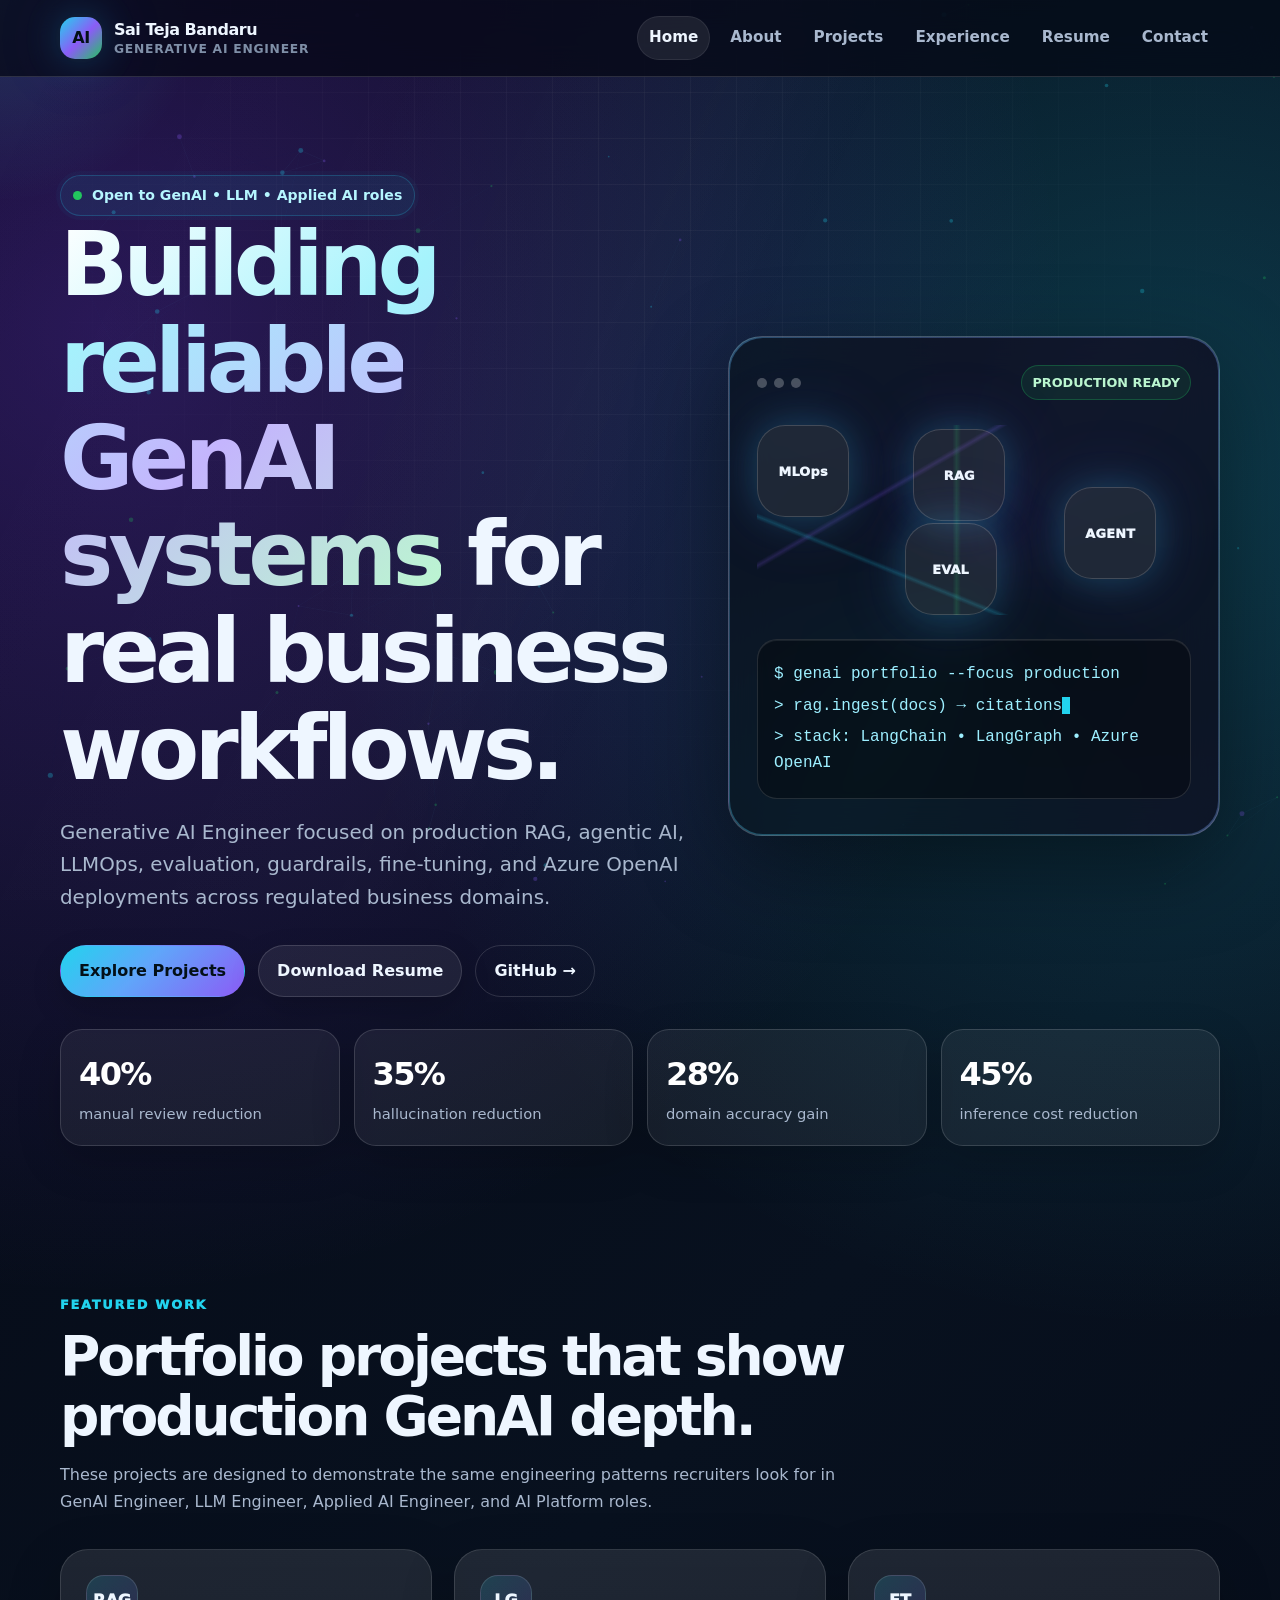
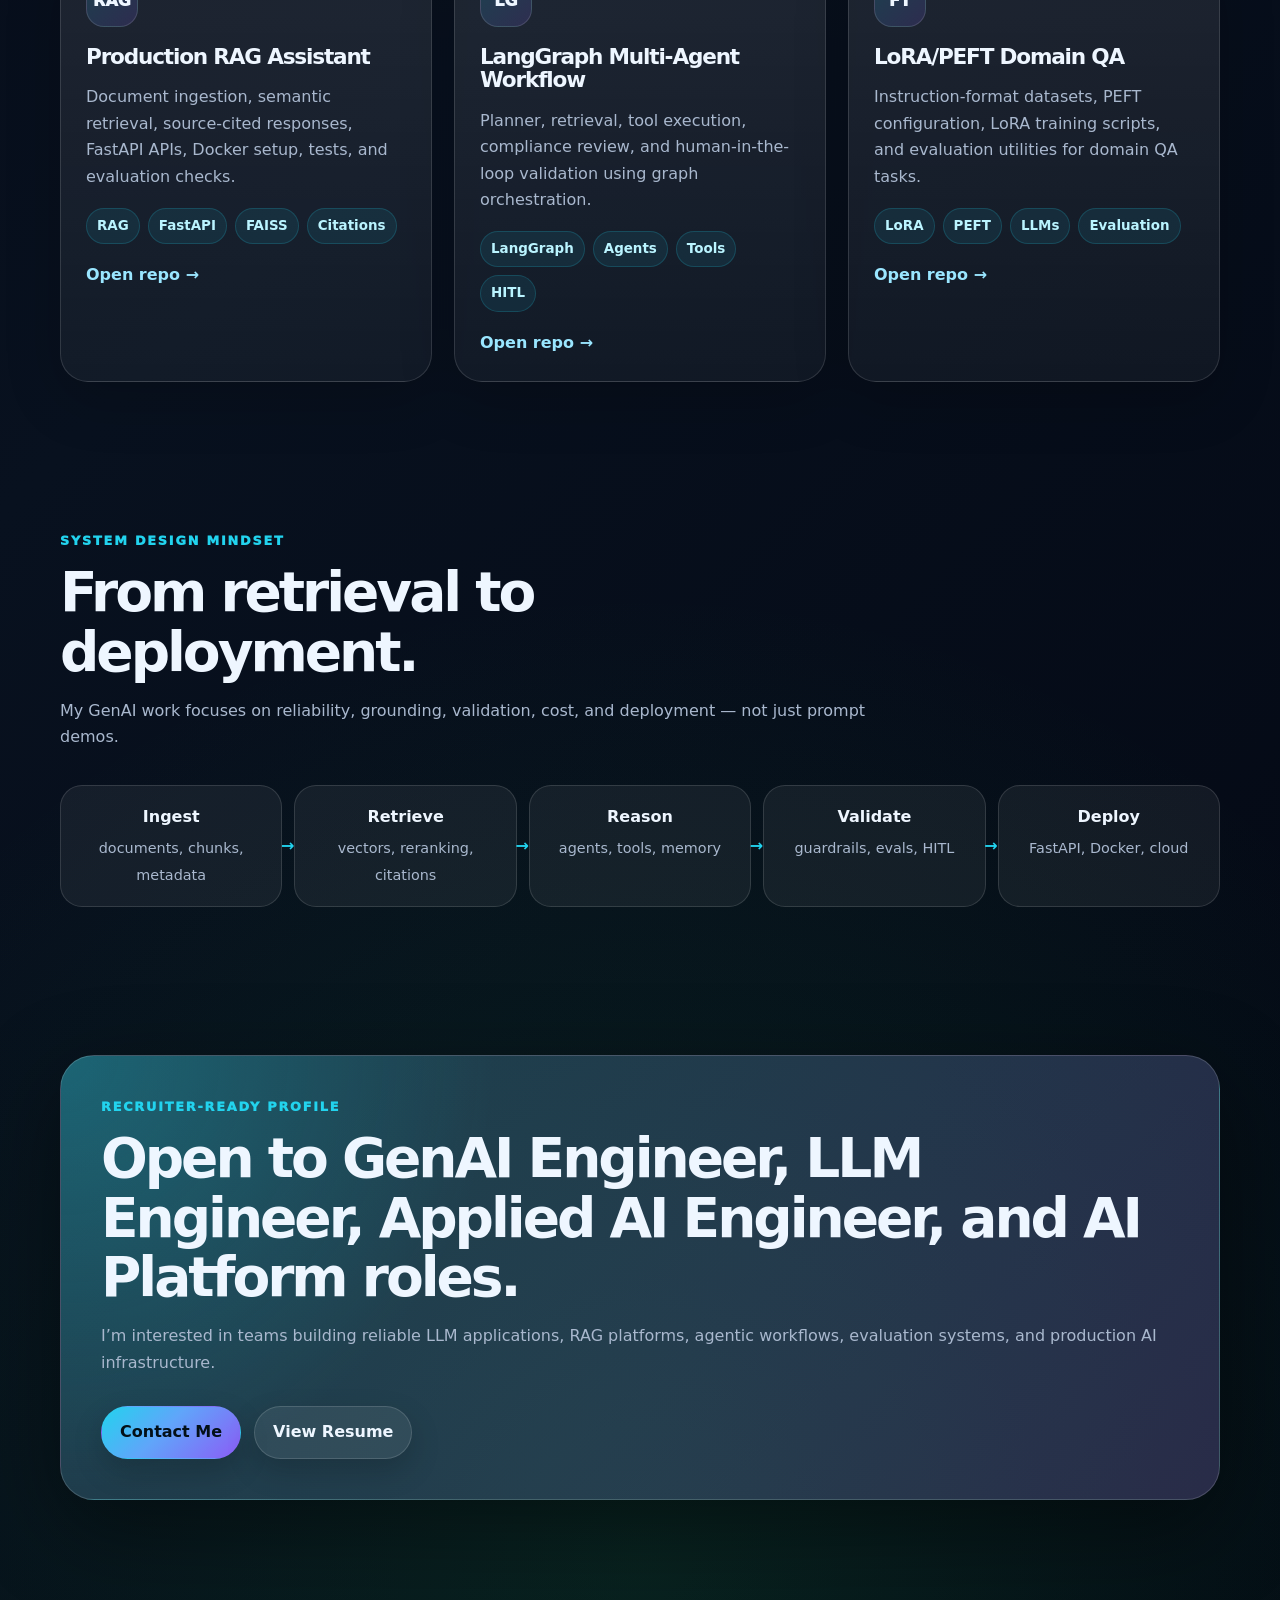
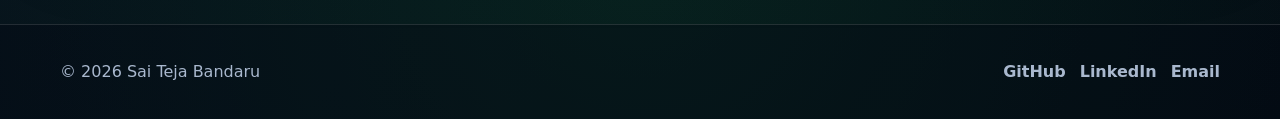
<file: index.html>
<!doctype html>
<html lang="en">
<head>
  <meta charset="utf-8" />
  <meta name="viewport" content="width=device-width, initial-scale=1" />
  <title>Sai Teja Bandaru | Generative AI Engineer</title>
  <meta name="description" content="Generative AI Engineer portfolio focused on production RAG, agentic AI, LLMOps, Azure OpenAI, fine-tuning, and reliable AI systems." />
  <link rel="icon" href="assets/img/favicon.svg" />
  <link rel="stylesheet" href="assets/css/styles.css" />
</head>
<body>
<canvas id="orb-canvas" aria-hidden="true"></canvas><div class="cursor-glow" aria-hidden="true"></div><div class="progress-bar" aria-hidden="true"></div>
<header class="site-header">
  <nav class="container nav">
    <a class="logo" href="index.html"><span class="logo-mark">AI</span><span>Sai Teja Bandaru<span class="logo-sub">Generative AI Engineer</span></span></a>
    <button class="nav-toggle" aria-label="Toggle navigation">☰</button>
    <div class="nav-links">
      <a class="active" href="index.html">Home</a><a href="about.html">About</a><a href="projects.html">Projects</a><a href="experience.html">Experience</a><a href="resume.html">Resume</a><a href="contact.html">Contact</a>
    </div>
  </nav>
</header>
<main>
  <section class="hero">
    <div class="container hero-grid">
      <div class="reveal">
        <span class="eyebrow"><span class="pulse-dot"></span> Open to GenAI • LLM • Applied AI roles</span>
        <h1><span class="gradient-text">Building reliable GenAI systems</span> for real business workflows.</h1>
        <p class="lead">Generative AI Engineer focused on production RAG, agentic AI, LLMOps, evaluation, guardrails, fine-tuning, and Azure OpenAI deployments across regulated business domains.</p>
        <div class="hero-actions">
          <a class="btn primary" href="projects.html">Explore Projects</a>
          <a class="btn" href="assets/resume/Sai_Teja_Bandaru_GenAI_Engineer_Resume.pdf">Download Resume</a>
          <a class="btn ghost" href="https://github.com/saitejastb23-hub" target="_blank" rel="noreferrer">GitHub →</a>
        </div>
      </div>
      <aside class="hero-panel reveal delay-1">
        <div class="neural-card">
          <div class="panel-top"><div class="window-dots"><span></span><span></span><span></span></div><span class="status-pill">PRODUCTION READY</span></div>
          <div class="neural-map" aria-hidden="true">
            <div class="neural-lines"></div>
            <div class="node">RAG</div><div class="node">AGENT</div><div class="node">EVAL</div><div class="node">MLOps</div>
          </div>
          <div class="terminal">
            <span class="terminal-line">$ genai portfolio --focus production</span>
            <span class="terminal-line">&gt; <span data-typewriter></span><span class="cursor"></span></span>
            <span class="terminal-line">&gt; stack: LangChain • LangGraph • Azure OpenAI</span>
          </div>
        </div>
      </aside>
    </div>
    <div class="container stats-strip reveal delay-2">
      <div class="stat"><strong>40%</strong><span>manual review reduction</span></div>
      <div class="stat"><strong>35%</strong><span>hallucination reduction</span></div>
      <div class="stat"><strong>28%</strong><span>domain accuracy gain</span></div>
      <div class="stat"><strong>45%</strong><span>inference cost reduction</span></div>
    </div>
  </section>

  <section class="section">
    <div class="container">
      <div class="section-head reveal">
        <span class="kicker">Featured work</span>
        <h2>Portfolio projects that show production GenAI depth.</h2>
        <p>These projects are designed to demonstrate the same engineering patterns recruiters look for in GenAI Engineer, LLM Engineer, Applied AI Engineer, and AI Platform roles.</p>
      </div>
      <div class="grid-3">
        <article class="card reveal"><div class="card-icon">RAG</div><h3>Production RAG Assistant</h3><p>Document ingestion, semantic retrieval, source-cited responses, FastAPI APIs, Docker setup, tests, and evaluation checks.</p><div class="tag-row"><span class="tag">RAG</span><span class="tag">FastAPI</span><span class="tag">FAISS</span><span class="tag">Citations</span></div><a class="card-link" href="https://github.com/saitejastb23-hub/production-rag-assistant" target="_blank" rel="noreferrer">Open repo →</a></article>
        <article class="card reveal delay-1"><div class="card-icon">LG</div><h3>LangGraph Multi-Agent Workflow</h3><p>Planner, retrieval, tool execution, compliance review, and human-in-the-loop validation using graph orchestration.</p><div class="tag-row"><span class="tag">LangGraph</span><span class="tag">Agents</span><span class="tag">Tools</span><span class="tag">HITL</span></div><a class="card-link" href="https://github.com/saitejastb23-hub/langgraph-multi-agent-workflow" target="_blank" rel="noreferrer">Open repo →</a></article>
        <article class="card reveal delay-2"><div class="card-icon">FT</div><h3>LoRA/PEFT Domain QA</h3><p>Instruction-format datasets, PEFT configuration, LoRA training scripts, and evaluation utilities for domain QA tasks.</p><div class="tag-row"><span class="tag">LoRA</span><span class="tag">PEFT</span><span class="tag">LLMs</span><span class="tag">Evaluation</span></div><a class="card-link" href="https://github.com/saitejastb23-hub/lora-domain-qa-finetuning" target="_blank" rel="noreferrer">Open repo →</a></article>
      </div>
    </div>
  </section>

  <section class="section">
    <div class="container">
      <div class="section-head reveal"><span class="kicker">System design mindset</span><h2>From retrieval to deployment.</h2><p>My GenAI work focuses on reliability, grounding, validation, cost, and deployment — not just prompt demos.</p></div>
      <div class="workflow reveal delay-1">
        <div class="workflow-step"><strong>Ingest</strong><span>documents, chunks, metadata</span></div>
        <div class="workflow-step"><strong>Retrieve</strong><span>vectors, reranking, citations</span></div>
        <div class="workflow-step"><strong>Reason</strong><span>agents, tools, memory</span></div>
        <div class="workflow-step"><strong>Validate</strong><span>guardrails, evals, HITL</span></div>
        <div class="workflow-step"><strong>Deploy</strong><span>FastAPI, Docker, cloud</span></div>
      </div>
    </div>
  </section>

  <section class="section">
    <div class="container callout reveal">
      <span class="kicker">Recruiter-ready profile</span>
      <h2>Open to GenAI Engineer, LLM Engineer, Applied AI Engineer, and AI Platform roles.</h2>
      <p>I’m interested in teams building reliable LLM applications, RAG platforms, agentic workflows, evaluation systems, and production AI infrastructure.</p>
      <div class="hero-actions"><a class="btn primary" href="contact.html">Contact Me</a><a class="btn" href="resume.html">View Resume</a></div>
    </div>
  </section>
</main>
<footer class="site-footer"><div class="container footer-row"><span>© <span data-year></span> Sai Teja Bandaru</span><div class="footer-links"><a href="https://github.com/saitejastb23-hub">GitHub</a><a href="https://www.linkedin.com/in/sai-teja-b-635824160/">LinkedIn</a><a href="mailto:saitejastb23@gmail.com">Email</a></div></div></footer>
<script src="assets/js/main.js"></script>
</body>
</html>
</file>
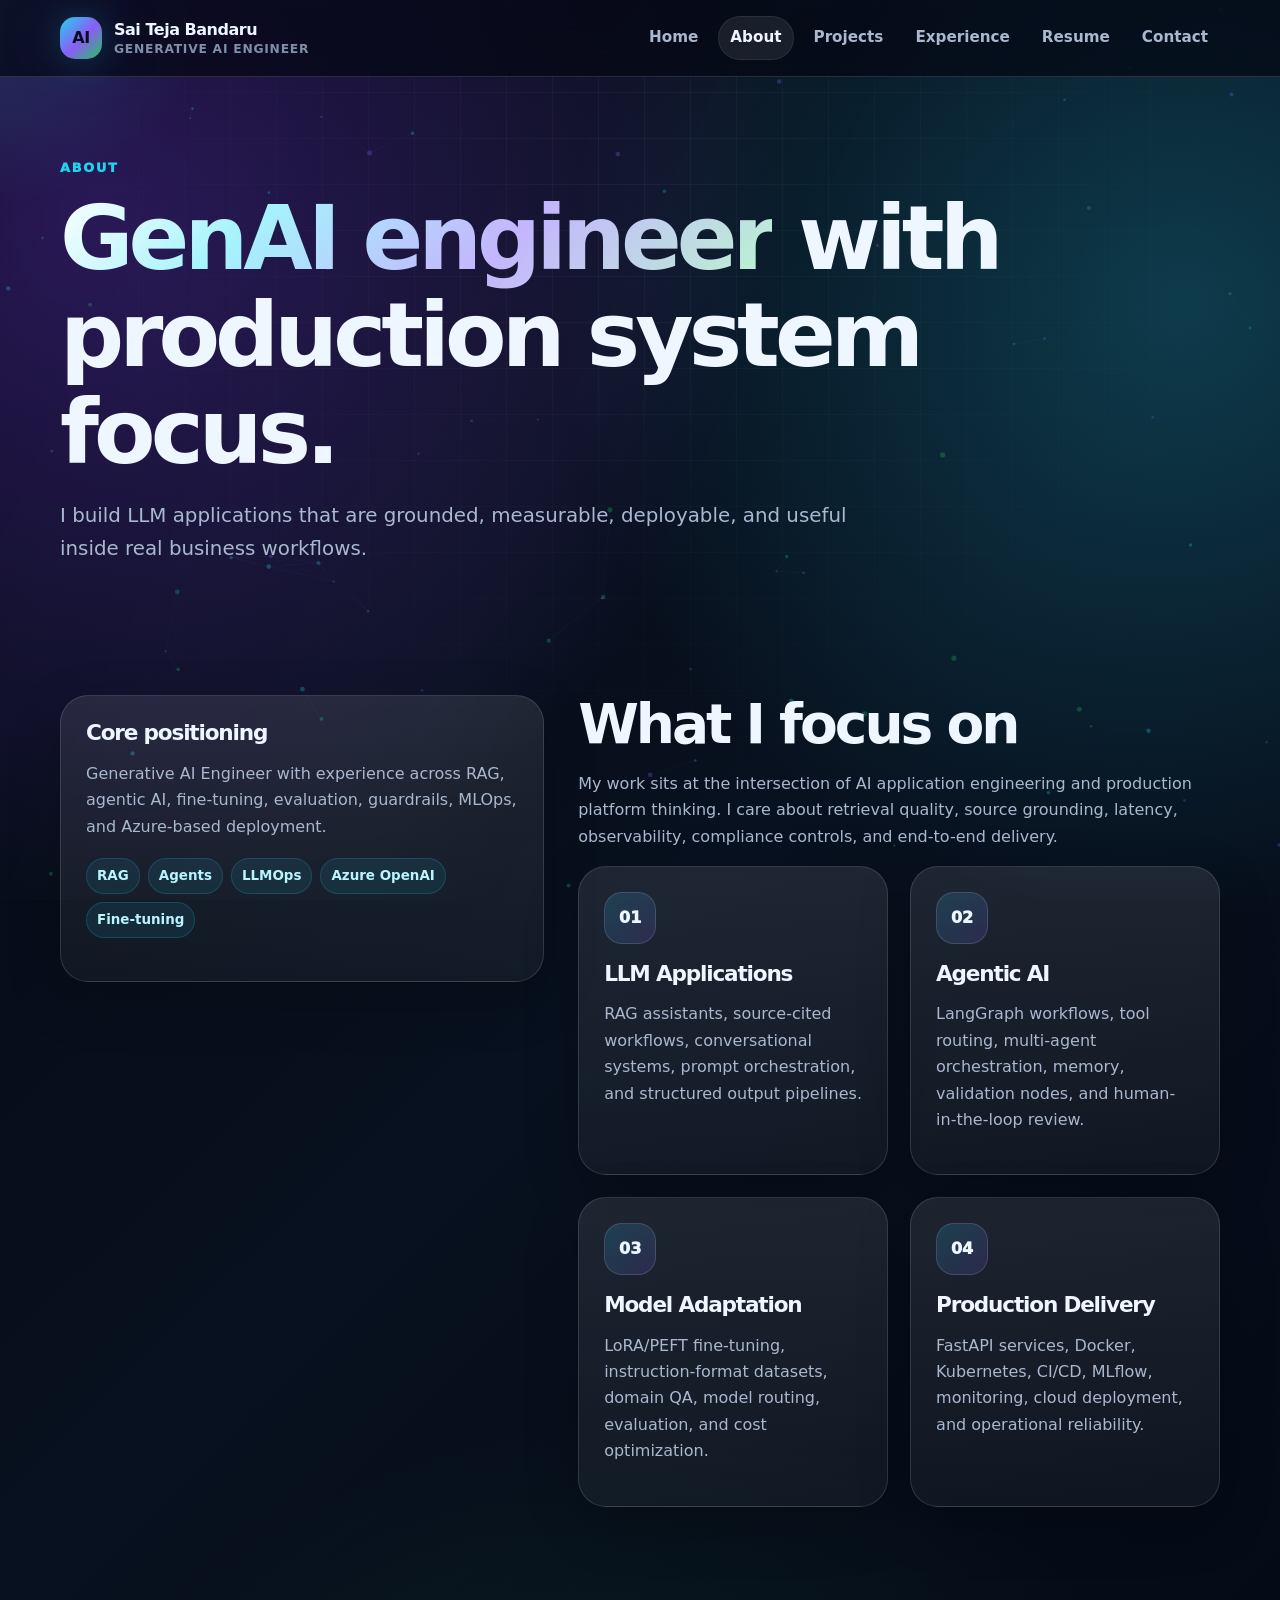
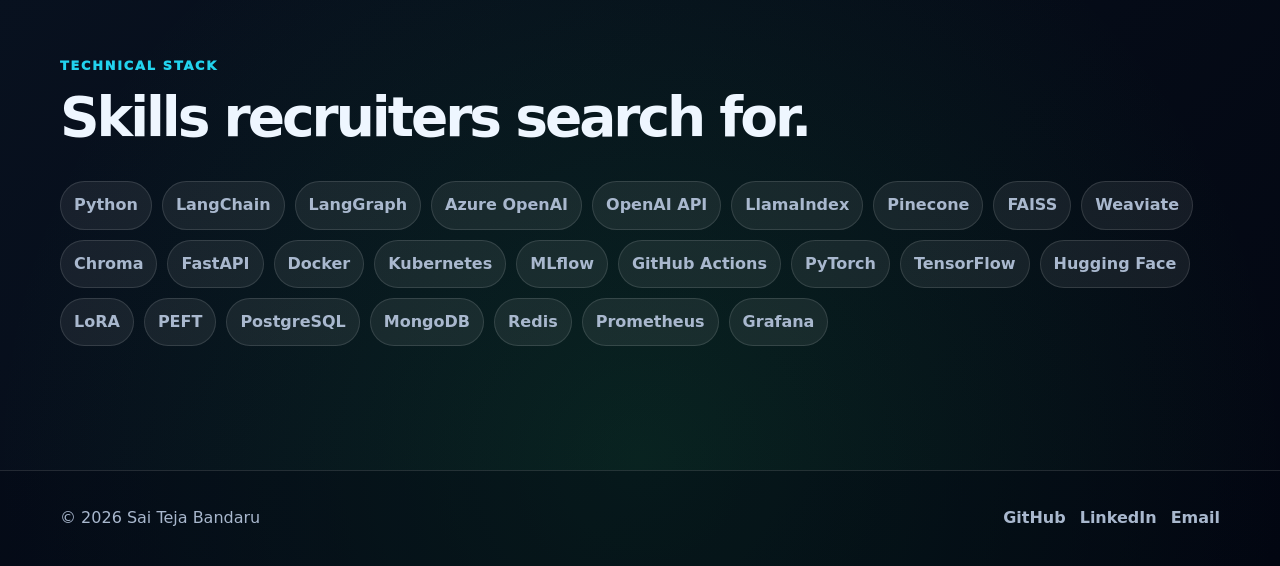
<file: about.html>
<!doctype html><html lang="en"><head><meta charset="utf-8"/><meta name="viewport" content="width=device-width, initial-scale=1"/><title>About | Sai Teja Bandaru</title><meta name="description" content="About Sai Teja Bandaru, Generative AI Engineer."/><link rel="icon" href="assets/img/favicon.svg"/><link rel="stylesheet" href="assets/css/styles.css"/></head><body><canvas id="orb-canvas" aria-hidden="true"></canvas><div class="cursor-glow" aria-hidden="true"></div><div class="progress-bar" aria-hidden="true"></div><header class="site-header"><nav class="container nav"><a class="logo" href="index.html"><span class="logo-mark">AI</span><span>Sai Teja Bandaru<span class="logo-sub">Generative AI Engineer</span></span></a><button class="nav-toggle" aria-label="Toggle navigation">☰</button><div class="nav-links"><a href="index.html">Home</a><a class="active" href="about.html">About</a><a href="projects.html">Projects</a><a href="experience.html">Experience</a><a href="resume.html">Resume</a><a href="contact.html">Contact</a></div></nav></header><main>
<section class="page-hero"><div class="container reveal"><span class="kicker">About</span><h1><span class="gradient-text">GenAI engineer</span> with production system focus.</h1><p class="lead">I build LLM applications that are grounded, measurable, deployable, and useful inside real business workflows.</p></div></section>
<section class="section"><div class="container split"><aside class="card sticky-panel reveal"><h3>Core positioning</h3><p>Generative AI Engineer with experience across RAG, agentic AI, fine-tuning, evaluation, guardrails, MLOps, and Azure-based deployment.</p><div class="tag-row"><span class="tag">RAG</span><span class="tag">Agents</span><span class="tag">LLMOps</span><span class="tag">Azure OpenAI</span><span class="tag">Fine-tuning</span></div></aside><div class="reveal delay-1"><h2>What I focus on</h2><p class="muted">My work sits at the intersection of AI application engineering and production platform thinking. I care about retrieval quality, source grounding, latency, observability, compliance controls, and end-to-end delivery.</p><div class="grid-2"><article class="card"><div class="card-icon">01</div><h3>LLM Applications</h3><p>RAG assistants, source-cited workflows, conversational systems, prompt orchestration, and structured output pipelines.</p></article><article class="card"><div class="card-icon">02</div><h3>Agentic AI</h3><p>LangGraph workflows, tool routing, multi-agent orchestration, memory, validation nodes, and human-in-the-loop review.</p></article><article class="card"><div class="card-icon">03</div><h3>Model Adaptation</h3><p>LoRA/PEFT fine-tuning, instruction-format datasets, domain QA, model routing, evaluation, and cost optimization.</p></article><article class="card"><div class="card-icon">04</div><h3>Production Delivery</h3><p>FastAPI services, Docker, Kubernetes, CI/CD, MLflow, monitoring, cloud deployment, and operational reliability.</p></article></div></div></div></section>
<section class="section"><div class="container"><div class="section-head reveal"><span class="kicker">Technical stack</span><h2>Skills recruiters search for.</h2></div><div class="skills-cloud reveal delay-1"><span class="skill-pill">Python</span><span class="skill-pill">LangChain</span><span class="skill-pill">LangGraph</span><span class="skill-pill">Azure OpenAI</span><span class="skill-pill">OpenAI API</span><span class="skill-pill">LlamaIndex</span><span class="skill-pill">Pinecone</span><span class="skill-pill">FAISS</span><span class="skill-pill">Weaviate</span><span class="skill-pill">Chroma</span><span class="skill-pill">FastAPI</span><span class="skill-pill">Docker</span><span class="skill-pill">Kubernetes</span><span class="skill-pill">MLflow</span><span class="skill-pill">GitHub Actions</span><span class="skill-pill">PyTorch</span><span class="skill-pill">TensorFlow</span><span class="skill-pill">Hugging Face</span><span class="skill-pill">LoRA</span><span class="skill-pill">PEFT</span><span class="skill-pill">PostgreSQL</span><span class="skill-pill">MongoDB</span><span class="skill-pill">Redis</span><span class="skill-pill">Prometheus</span><span class="skill-pill">Grafana</span></div></div></section>
</main><footer class="site-footer"><div class="container footer-row"><span>© <span data-year></span> Sai Teja Bandaru</span><div class="footer-links"><a href="https://github.com/saitejastb23-hub">GitHub</a><a href="https://www.linkedin.com/in/sai-teja-b-635824160/">LinkedIn</a><a href="mailto:saitejastb23@gmail.com">Email</a></div></div></footer><script src="assets/js/main.js"></script></body></html>
</file>
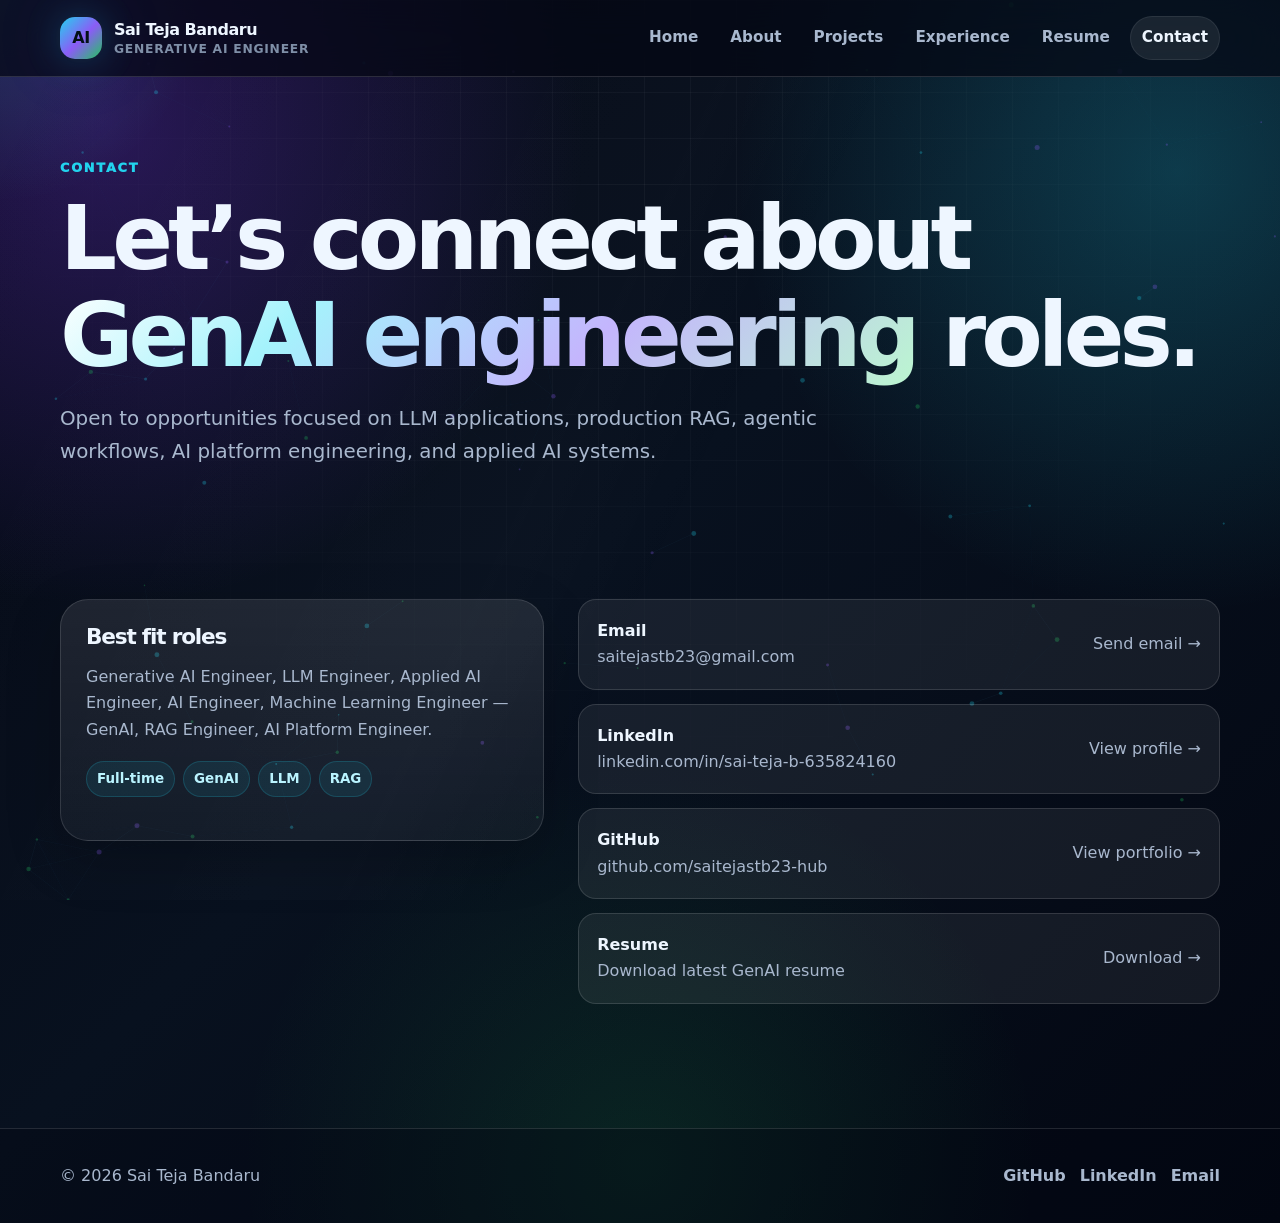
<file: contact.html>
<!doctype html><html lang="en"><head><meta charset="utf-8"/><meta name="viewport" content="width=device-width, initial-scale=1"/><title>Contact | Sai Teja Bandaru</title><meta name="description" content="Contact Sai Teja Bandaru for GenAI Engineer opportunities."/><link rel="icon" href="assets/img/favicon.svg"/><link rel="stylesheet" href="assets/css/styles.css"/></head><body><canvas id="orb-canvas" aria-hidden="true"></canvas><div class="cursor-glow" aria-hidden="true"></div><div class="progress-bar" aria-hidden="true"></div><header class="site-header"><nav class="container nav"><a class="logo" href="index.html"><span class="logo-mark">AI</span><span>Sai Teja Bandaru<span class="logo-sub">Generative AI Engineer</span></span></a><button class="nav-toggle" aria-label="Toggle navigation">☰</button><div class="nav-links"><a href="index.html">Home</a><a href="about.html">About</a><a href="projects.html">Projects</a><a href="experience.html">Experience</a><a href="resume.html">Resume</a><a class="active" href="contact.html">Contact</a></div></nav></header><main>
<section class="page-hero"><div class="container reveal"><span class="kicker">Contact</span><h1>Let’s connect about <span class="gradient-text">GenAI engineering</span> roles.</h1><p class="lead">Open to opportunities focused on LLM applications, production RAG, agentic workflows, AI platform engineering, and applied AI systems.</p></div></section>
<section class="section"><div class="container split"><aside class="card sticky-panel reveal"><h3>Best fit roles</h3><p>Generative AI Engineer, LLM Engineer, Applied AI Engineer, AI Engineer, Machine Learning Engineer — GenAI, RAG Engineer, AI Platform Engineer.</p><div class="tag-row"><span class="tag">Full-time</span><span class="tag">GenAI</span><span class="tag">LLM</span><span class="tag">RAG</span></div></aside><div class="contact-list reveal delay-1"><a class="contact-item" href="mailto:saitejastb23@gmail.com"><div><strong>Email</strong><span>saitejastb23@gmail.com</span></div><span>Send email →</span></a><a class="contact-item" href="https://www.linkedin.com/in/sai-teja-b-635824160/" target="_blank" rel="noreferrer"><div><strong>LinkedIn</strong><span>linkedin.com/in/sai-teja-b-635824160</span></div><span>View profile →</span></a><a class="contact-item" href="https://github.com/saitejastb23-hub" target="_blank" rel="noreferrer"><div><strong>GitHub</strong><span>github.com/saitejastb23-hub</span></div><span>View portfolio →</span></a><a class="contact-item" href="assets/resume/Sai_Teja_Bandaru_GenAI_Engineer_Resume.pdf"><div><strong>Resume</strong><span>Download latest GenAI resume</span></div><span>Download →</span></a></div></div></section>
</main><footer class="site-footer"><div class="container footer-row"><span>© <span data-year></span> Sai Teja Bandaru</span><div class="footer-links"><a href="https://github.com/saitejastb23-hub">GitHub</a><a href="https://www.linkedin.com/in/sai-teja-b-635824160/">LinkedIn</a><a href="mailto:saitejastb23@gmail.com">Email</a></div></div></footer><script src="assets/js/main.js"></script></body></html>
</file>
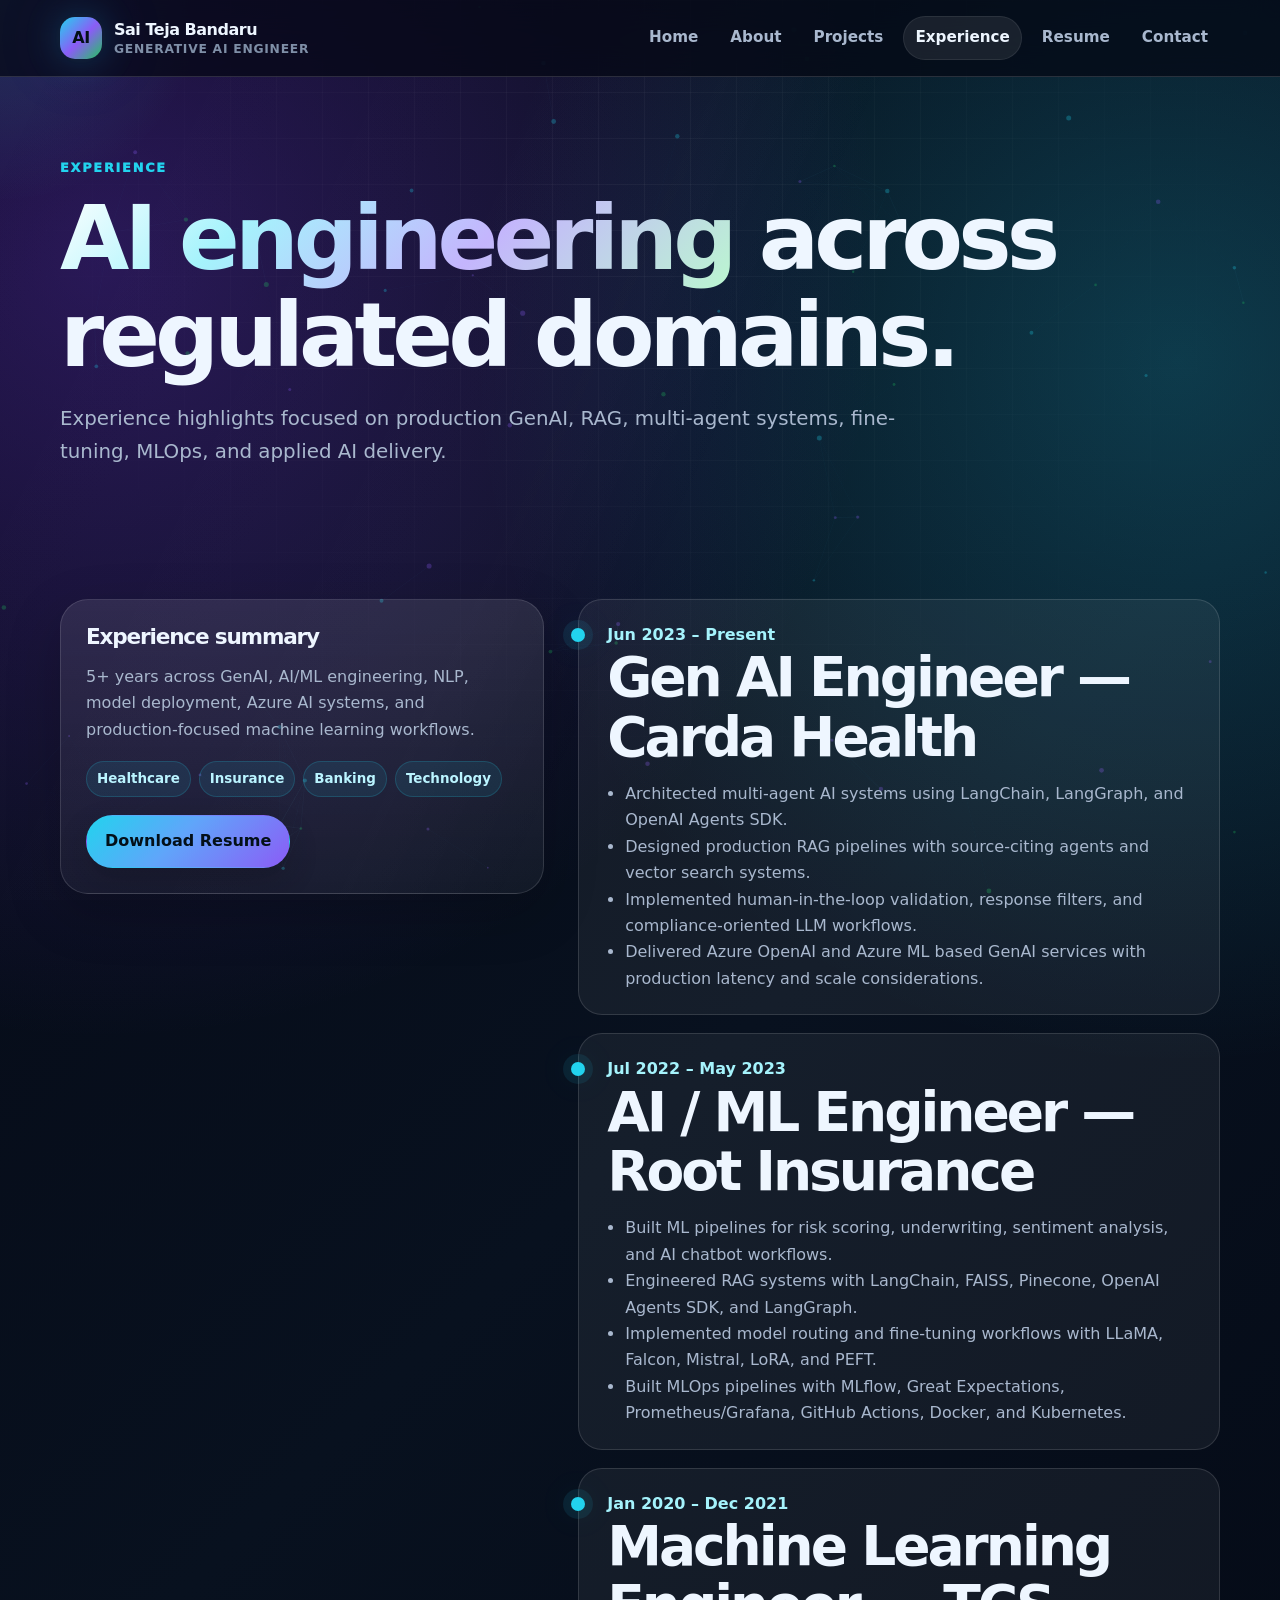
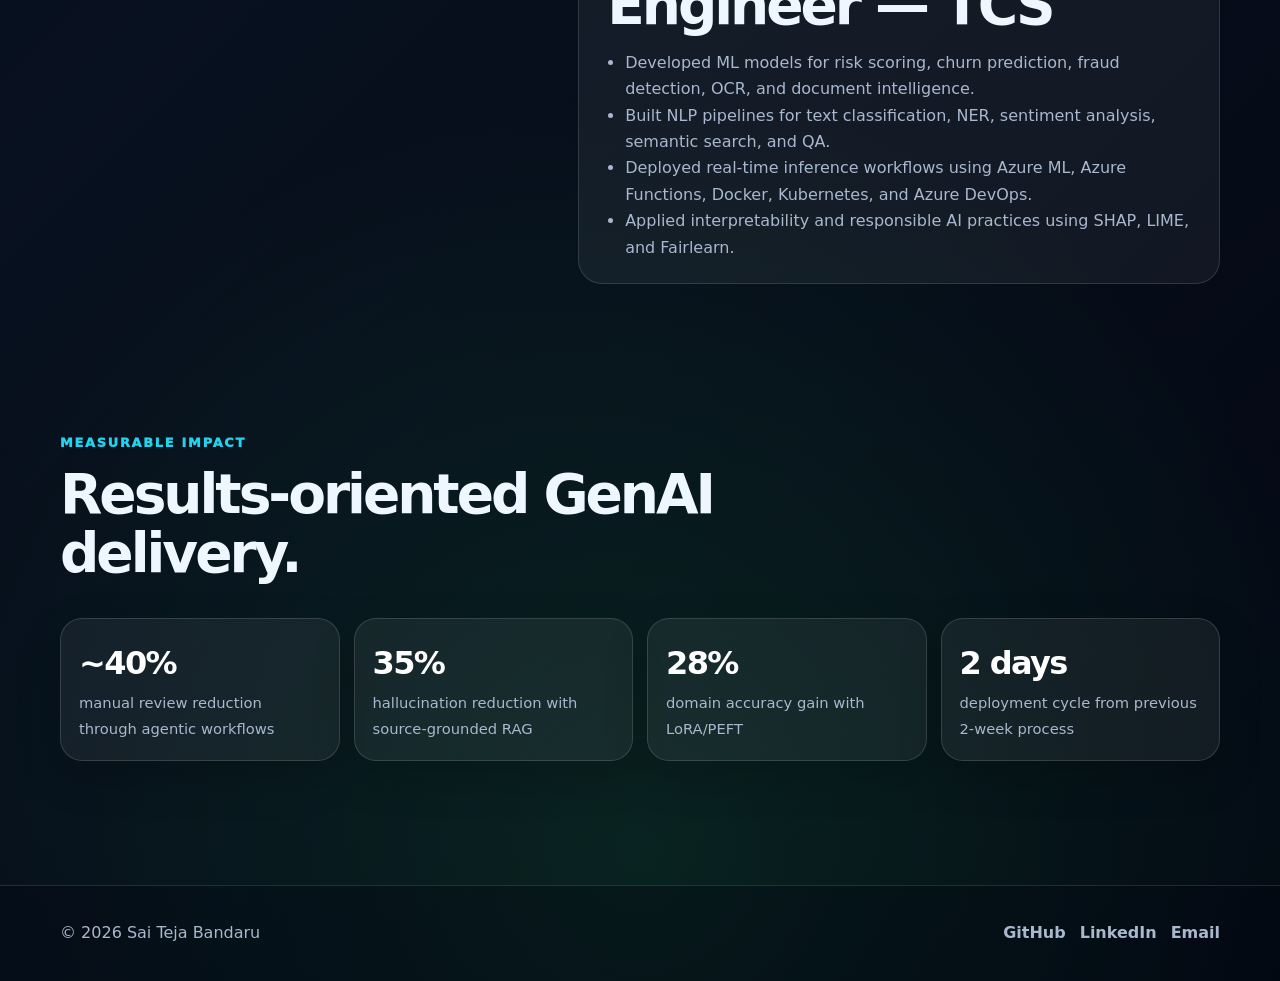
<file: experience.html>
<!doctype html><html lang="en"><head><meta charset="utf-8"/><meta name="viewport" content="width=device-width, initial-scale=1"/><title>Experience | Sai Teja Bandaru</title><meta name="description" content="Experience highlights for Sai Teja Bandaru, Generative AI Engineer."/><link rel="icon" href="assets/img/favicon.svg"/><link rel="stylesheet" href="assets/css/styles.css"/></head><body><canvas id="orb-canvas" aria-hidden="true"></canvas><div class="cursor-glow" aria-hidden="true"></div><div class="progress-bar" aria-hidden="true"></div><header class="site-header"><nav class="container nav"><a class="logo" href="index.html"><span class="logo-mark">AI</span><span>Sai Teja Bandaru<span class="logo-sub">Generative AI Engineer</span></span></a><button class="nav-toggle" aria-label="Toggle navigation">☰</button><div class="nav-links"><a href="index.html">Home</a><a href="about.html">About</a><a href="projects.html">Projects</a><a class="active" href="experience.html">Experience</a><a href="resume.html">Resume</a><a href="contact.html">Contact</a></div></nav></header><main>
<section class="page-hero"><div class="container reveal"><span class="kicker">Experience</span><h1><span class="gradient-text">AI engineering</span> across regulated domains.</h1><p class="lead">Experience highlights focused on production GenAI, RAG, multi-agent systems, fine-tuning, MLOps, and applied AI delivery.</p></div></section>
<section class="section"><div class="container split"><aside class="card sticky-panel reveal"><h3>Experience summary</h3><p>5+ years across GenAI, AI/ML engineering, NLP, model deployment, Azure AI systems, and production-focused machine learning workflows.</p><div class="tag-row"><span class="tag">Healthcare</span><span class="tag">Insurance</span><span class="tag">Banking</span><span class="tag">Technology</span></div><a class="btn primary" href="assets/resume/Sai_Teja_Bandaru_GenAI_Engineer_Resume.pdf">Download Resume</a></aside><div class="timeline reveal delay-1">
<article class="timeline-item"><span class="date">Jun 2023 – Present</span><h2>Gen AI Engineer — Carda Health</h2><ul><li>Architected multi-agent AI systems using LangChain, LangGraph, and OpenAI Agents SDK.</li><li>Designed production RAG pipelines with source-citing agents and vector search systems.</li><li>Implemented human-in-the-loop validation, response filters, and compliance-oriented LLM workflows.</li><li>Delivered Azure OpenAI and Azure ML based GenAI services with production latency and scale considerations.</li></ul></article>
<article class="timeline-item"><span class="date">Jul 2022 – May 2023</span><h2>AI / ML Engineer — Root Insurance</h2><ul><li>Built ML pipelines for risk scoring, underwriting, sentiment analysis, and AI chatbot workflows.</li><li>Engineered RAG systems with LangChain, FAISS, Pinecone, OpenAI Agents SDK, and LangGraph.</li><li>Implemented model routing and fine-tuning workflows with LLaMA, Falcon, Mistral, LoRA, and PEFT.</li><li>Built MLOps pipelines with MLflow, Great Expectations, Prometheus/Grafana, GitHub Actions, Docker, and Kubernetes.</li></ul></article>
<article class="timeline-item"><span class="date">Jan 2020 – Dec 2021</span><h2>Machine Learning Engineer — TCS</h2><ul><li>Developed ML models for risk scoring, churn prediction, fraud detection, OCR, and document intelligence.</li><li>Built NLP pipelines for text classification, NER, sentiment analysis, semantic search, and QA.</li><li>Deployed real-time inference workflows using Azure ML, Azure Functions, Docker, Kubernetes, and Azure DevOps.</li><li>Applied interpretability and responsible AI practices using SHAP, LIME, and Fairlearn.</li></ul></article>
</div></div></section>
<section class="section"><div class="container"><div class="section-head reveal"><span class="kicker">Measurable impact</span><h2>Results-oriented GenAI delivery.</h2></div><div class="stats-strip reveal delay-1"><div class="stat"><strong>~40%</strong><span>manual review reduction through agentic workflows</span></div><div class="stat"><strong>35%</strong><span>hallucination reduction with source-grounded RAG</span></div><div class="stat"><strong>28%</strong><span>domain accuracy gain with LoRA/PEFT</span></div><div class="stat"><strong>2 days</strong><span>deployment cycle from previous 2-week process</span></div></div></div></section>
</main><footer class="site-footer"><div class="container footer-row"><span>© <span data-year></span> Sai Teja Bandaru</span><div class="footer-links"><a href="https://github.com/saitejastb23-hub">GitHub</a><a href="https://www.linkedin.com/in/sai-teja-b-635824160/">LinkedIn</a><a href="mailto:saitejastb23@gmail.com">Email</a></div></div></footer><script src="assets/js/main.js"></script></body></html>
</file>
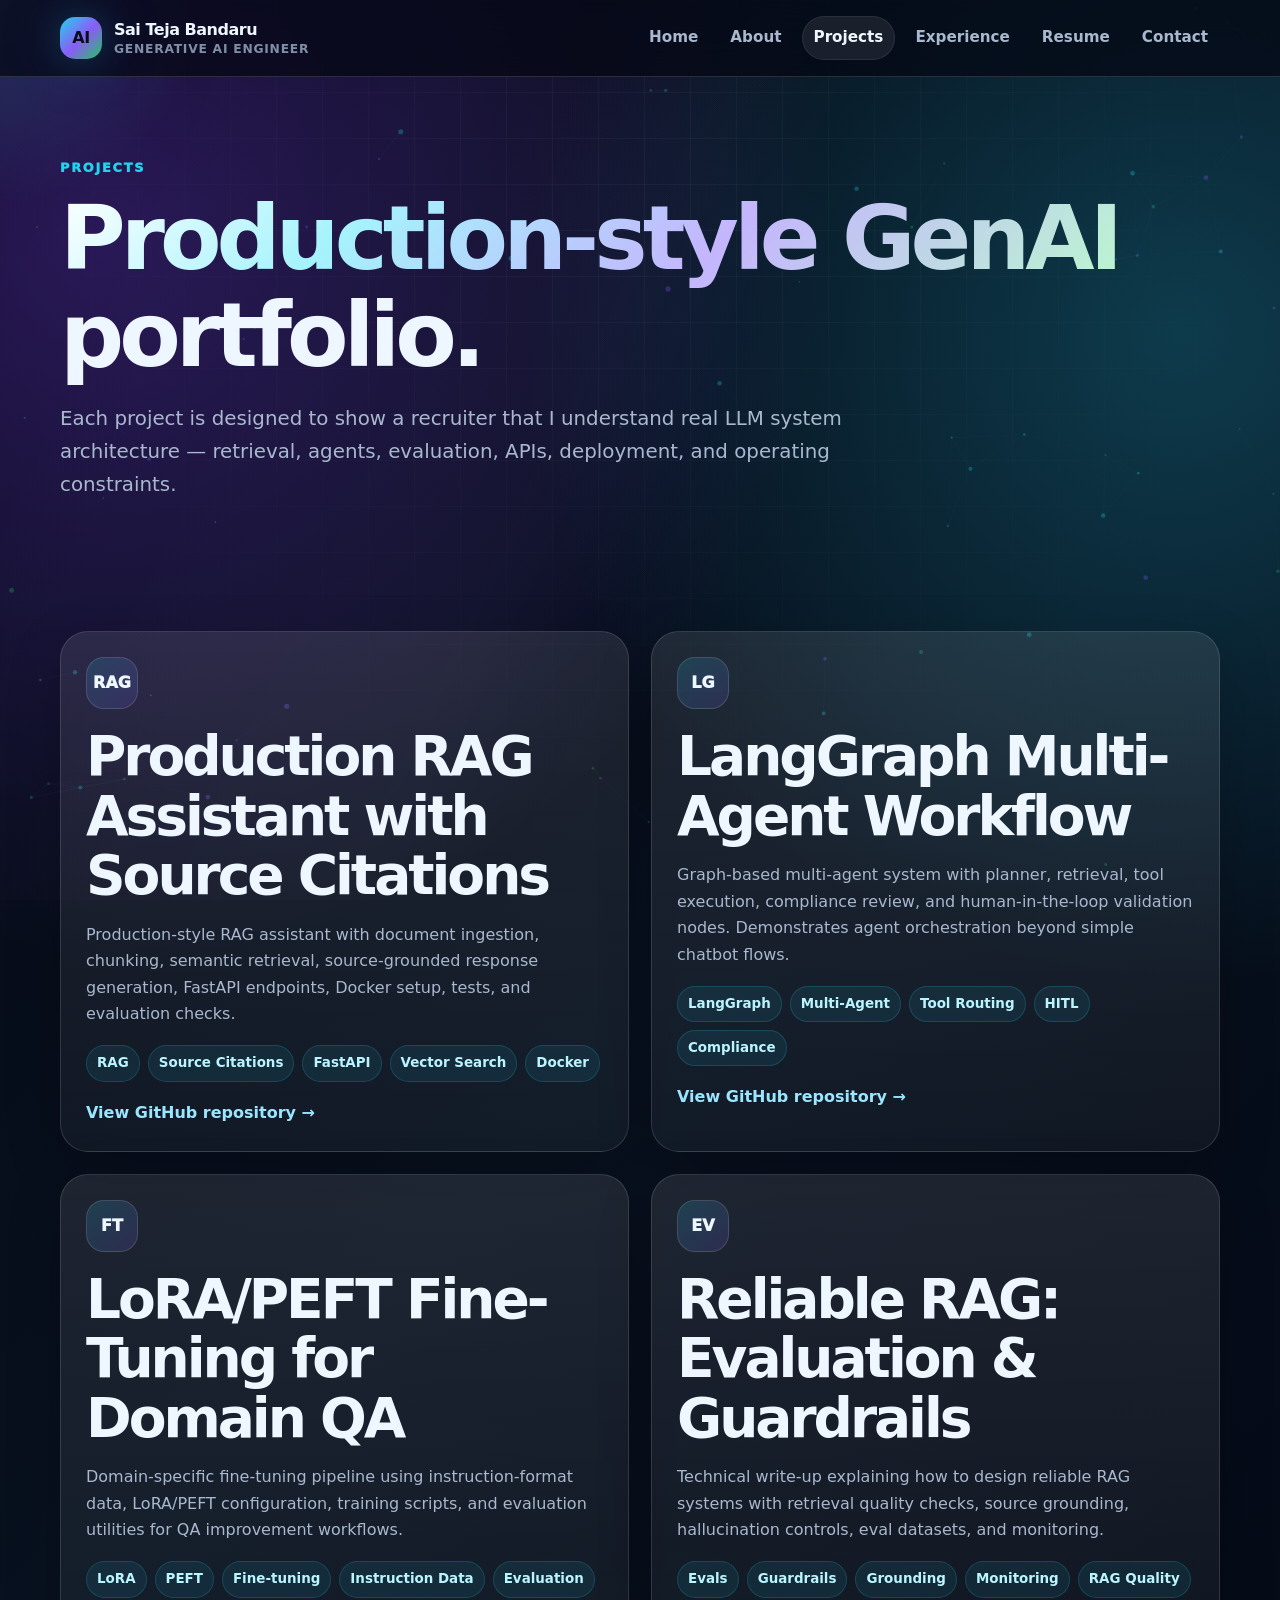
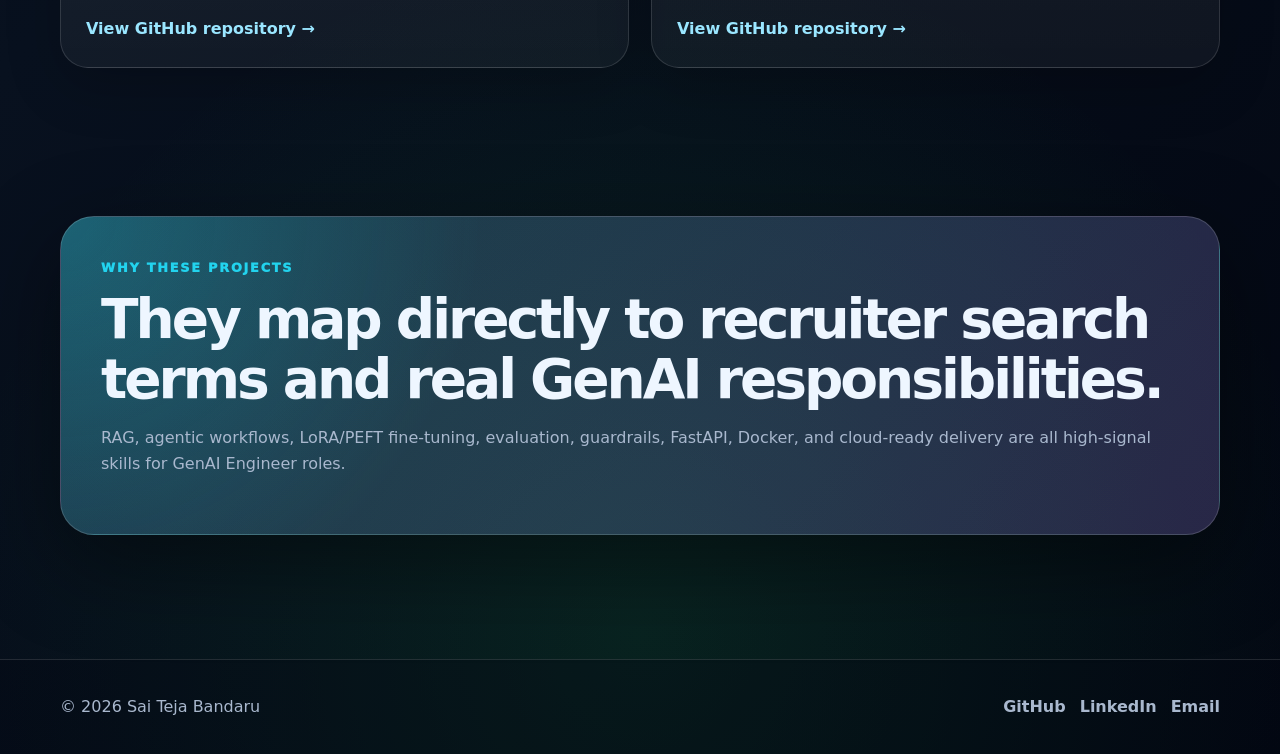
<file: projects.html>
<!doctype html><html lang="en"><head><meta charset="utf-8"/><meta name="viewport" content="width=device-width, initial-scale=1"/><title>Projects | Sai Teja Bandaru</title><meta name="description" content="Generative AI portfolio projects: RAG, LangGraph agents, LoRA/PEFT fine-tuning, and RAG evaluation."/><link rel="icon" href="assets/img/favicon.svg"/><link rel="stylesheet" href="assets/css/styles.css"/></head><body><canvas id="orb-canvas" aria-hidden="true"></canvas><div class="cursor-glow" aria-hidden="true"></div><div class="progress-bar" aria-hidden="true"></div><header class="site-header"><nav class="container nav"><a class="logo" href="index.html"><span class="logo-mark">AI</span><span>Sai Teja Bandaru<span class="logo-sub">Generative AI Engineer</span></span></a><button class="nav-toggle" aria-label="Toggle navigation">☰</button><div class="nav-links"><a href="index.html">Home</a><a href="about.html">About</a><a class="active" href="projects.html">Projects</a><a href="experience.html">Experience</a><a href="resume.html">Resume</a><a href="contact.html">Contact</a></div></nav></header><main>
<section class="page-hero"><div class="container reveal"><span class="kicker">Projects</span><h1><span class="gradient-text">Production-style GenAI</span> portfolio.</h1><p class="lead">Each project is designed to show a recruiter that I understand real LLM system architecture — retrieval, agents, evaluation, APIs, deployment, and operating constraints.</p></div></section>
<section class="section"><div class="container"><div class="grid-2">
<article class="card reveal"><div class="card-icon">RAG</div><h2>Production RAG Assistant with Source Citations</h2><p>Production-style RAG assistant with document ingestion, chunking, semantic retrieval, source-grounded response generation, FastAPI endpoints, Docker setup, tests, and evaluation checks.</p><div class="tag-row"><span class="tag">RAG</span><span class="tag">Source Citations</span><span class="tag">FastAPI</span><span class="tag">Vector Search</span><span class="tag">Docker</span></div><a class="card-link" href="https://github.com/saitejastb23-hub/production-rag-assistant" target="_blank" rel="noreferrer">View GitHub repository →</a></article>
<article class="card reveal delay-1"><div class="card-icon">LG</div><h2>LangGraph Multi-Agent Workflow</h2><p>Graph-based multi-agent system with planner, retrieval, tool execution, compliance review, and human-in-the-loop validation nodes. Demonstrates agent orchestration beyond simple chatbot flows.</p><div class="tag-row"><span class="tag">LangGraph</span><span class="tag">Multi-Agent</span><span class="tag">Tool Routing</span><span class="tag">HITL</span><span class="tag">Compliance</span></div><a class="card-link" href="https://github.com/saitejastb23-hub/langgraph-multi-agent-workflow" target="_blank" rel="noreferrer">View GitHub repository →</a></article>
<article class="card reveal"><div class="card-icon">FT</div><h2>LoRA/PEFT Fine-Tuning for Domain QA</h2><p>Domain-specific fine-tuning pipeline using instruction-format data, LoRA/PEFT configuration, training scripts, and evaluation utilities for QA improvement workflows.</p><div class="tag-row"><span class="tag">LoRA</span><span class="tag">PEFT</span><span class="tag">Fine-tuning</span><span class="tag">Instruction Data</span><span class="tag">Evaluation</span></div><a class="card-link" href="https://github.com/saitejastb23-hub/lora-domain-qa-finetuning" target="_blank" rel="noreferrer">View GitHub repository →</a></article>
<article class="card reveal delay-1"><div class="card-icon">EV</div><h2>Reliable RAG: Evaluation & Guardrails</h2><p>Technical write-up explaining how to design reliable RAG systems with retrieval quality checks, source grounding, hallucination controls, eval datasets, and monitoring.</p><div class="tag-row"><span class="tag">Evals</span><span class="tag">Guardrails</span><span class="tag">Grounding</span><span class="tag">Monitoring</span><span class="tag">RAG Quality</span></div><a class="card-link" href="https://github.com/saitejastb23-hub/rag-evals-guardrails-blog" target="_blank" rel="noreferrer">View GitHub repository →</a></article>
</div></div></section>
<section class="section"><div class="container callout reveal"><span class="kicker">Why these projects</span><h2>They map directly to recruiter search terms and real GenAI responsibilities.</h2><p>RAG, agentic workflows, LoRA/PEFT fine-tuning, evaluation, guardrails, FastAPI, Docker, and cloud-ready delivery are all high-signal skills for GenAI Engineer roles.</p></div></section>
</main><footer class="site-footer"><div class="container footer-row"><span>© <span data-year></span> Sai Teja Bandaru</span><div class="footer-links"><a href="https://github.com/saitejastb23-hub">GitHub</a><a href="https://www.linkedin.com/in/sai-teja-b-635824160/">LinkedIn</a><a href="mailto:saitejastb23@gmail.com">Email</a></div></div></footer><script src="assets/js/main.js"></script></body></html>
</file>
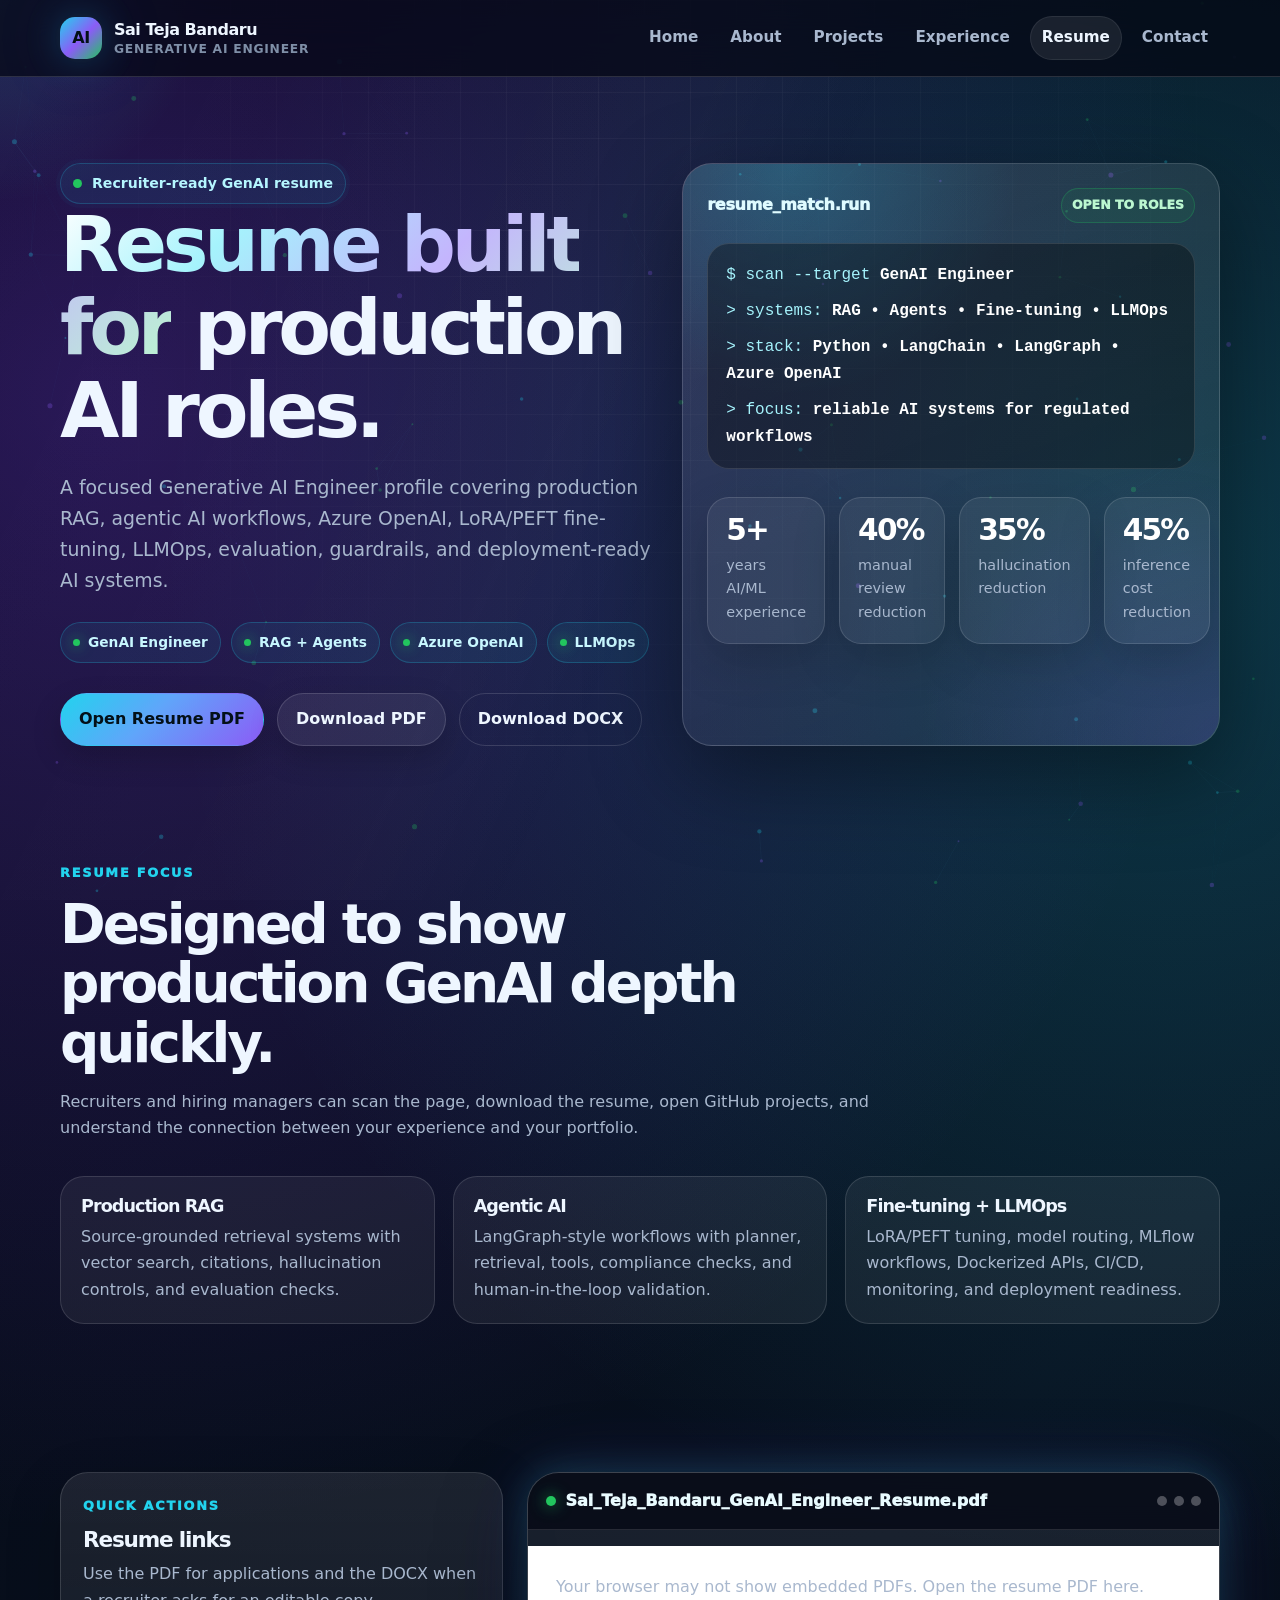
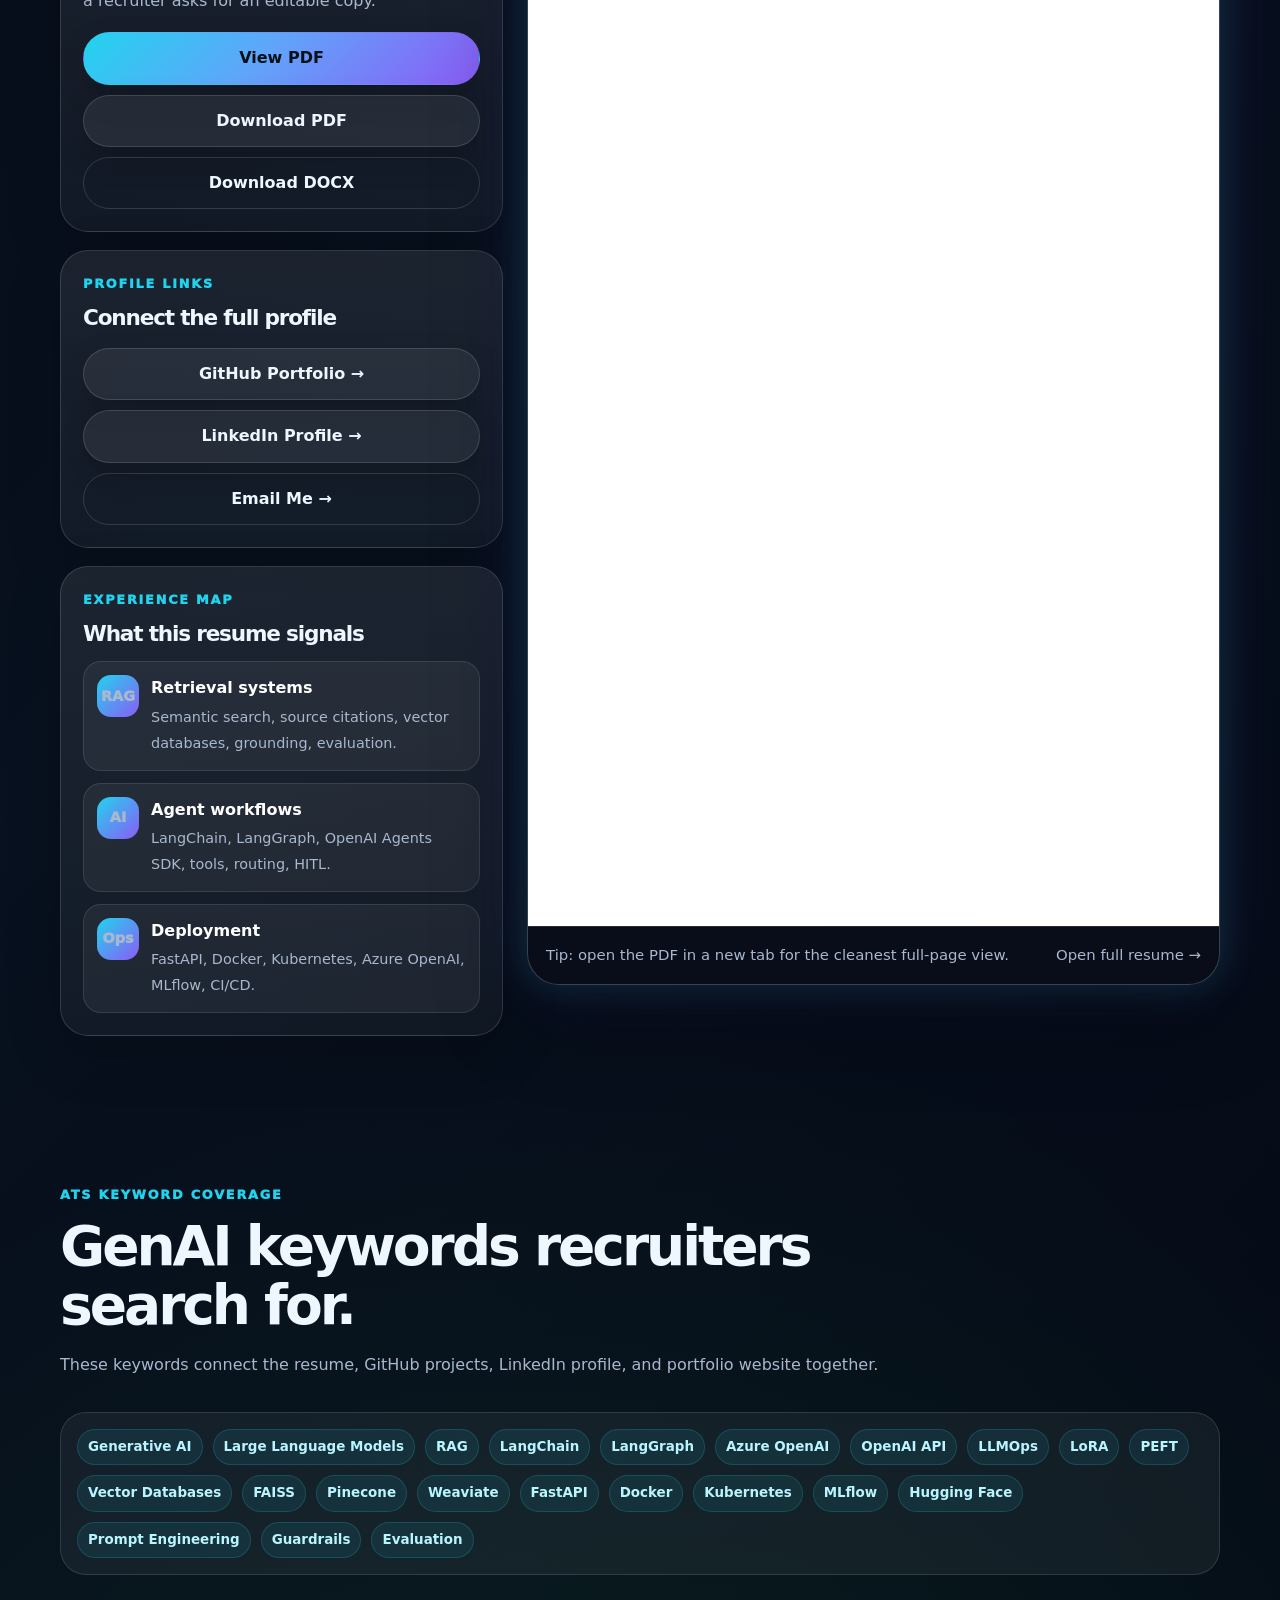
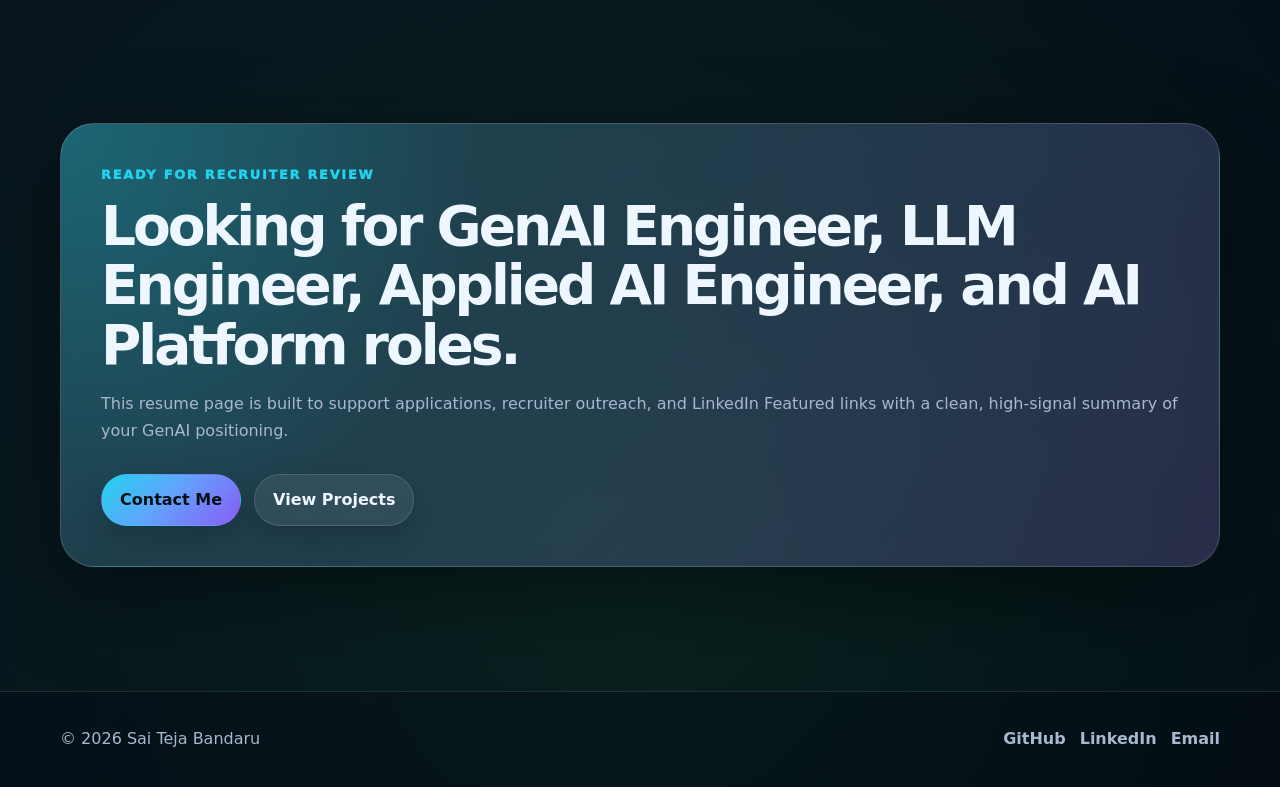
<file: resume.html>
<!doctype html>
<html lang="en">
<head>
  <meta charset="utf-8" />
  <meta name="viewport" content="width=device-width, initial-scale=1" />
  <title>Resume | Sai Teja Bandaru</title>
  <meta name="description" content="Recruiter-ready resume page for Sai Teja Bandaru, Generative AI Engineer specializing in RAG, agentic AI, LLMOps, Azure OpenAI, and fine-tuning." />
  <link rel="icon" href="assets/img/favicon.svg" />
  <link rel="stylesheet" href="assets/css/styles.css" />
  <style>
    .resume-premium-hero { padding: 86px 0 42px; position: relative; }
    .resume-hero-grid { display: grid; grid-template-columns: 1.05fr .95fr; gap: 28px; align-items: stretch; }
    .resume-title { font-size: clamp(2.65rem, 6vw, 5.3rem); margin-bottom: 18px; }
    .resume-subtitle { max-width: 780px; color: var(--muted); font-size: 1.18rem; }
    .resume-badges { display: flex; flex-wrap: wrap; gap: 10px; margin: 26px 0 0; }
    .resume-badge { display: inline-flex; align-items: center; gap: 8px; padding: 8px 12px; border-radius: 999px; border: 1px solid rgba(34,211,238,.23); background: rgba(34,211,238,.075); color: #c8f7ff; font-weight: 900; font-size: .86rem; }
    .resume-badge::before { content: ""; width: 7px; height: 7px; border-radius: 999px; background: var(--brand-3); box-shadow: 0 0 14px rgba(34,197,94,.8); }

    .resume-command-card { position: relative; border: 1px solid rgba(255,255,255,.16); border-radius: 30px; padding: 24px; background: linear-gradient(160deg, rgba(255,255,255,.105), rgba(255,255,255,.045)); box-shadow: var(--shadow); overflow: hidden; }
    .resume-command-card::before { content:""; position:absolute; inset:-2px; background: radial-gradient(circle at 20% 0%, rgba(34,211,238,.22), transparent 32%), radial-gradient(circle at 100% 100%, rgba(139,92,246,.2), transparent 38%); pointer-events:none; }
    .resume-command-card > * { position: relative; z-index: 1; }
    .command-top { display: flex; justify-content: space-between; gap: 12px; align-items: center; margin-bottom: 20px; }
    .command-title { color: #dffbff; font-weight: 950; letter-spacing: -.02em; }
    .mini-pill { border: 1px solid rgba(34,197,94,.25); background: rgba(34,197,94,.09); color: #bbf7d0; padding: 6px 10px; border-radius: 999px; font-size: .78rem; font-weight: 950; }
    .resume-terminal-lines { font-family: ui-monospace, SFMono-Regular, Menlo, Monaco, Consolas, monospace; display:grid; gap: 10px; padding: 18px; border-radius: 22px; background: rgba(0,0,0,.34); border: 1px solid rgba(255,255,255,.12); color: #a5f3fc; }
    .resume-terminal-lines span { display:block; }
    .resume-terminal-lines b { color: #fff; font-weight: 900; }

    .resume-metrics { display:grid; grid-template-columns: repeat(4, 1fr); gap: 14px; margin-top: 28px; }
    .resume-metric { border: 1px solid rgba(255,255,255,.13); border-radius: 22px; padding: 18px; background: rgba(255,255,255,.06); box-shadow: 0 18px 48px rgba(0,0,0,.18); }
    .resume-metric strong { display:block; color:#fff; font-size: 1.85rem; line-height: 1; letter-spacing: -.06em; }
    .resume-metric span { display:block; margin-top: 8px; color: var(--muted); font-size: .9rem; }

    .resume-dashboard { display:grid; grid-template-columns: .78fr 1.22fr; gap: 24px; align-items:start; }
    .resume-side { display:grid; gap: 18px; position: sticky; top: 104px; }
    .resume-panel { border: 1px solid rgba(255,255,255,.14); border-radius: 28px; padding: 22px; background: linear-gradient(180deg, rgba(255,255,255,.087), rgba(255,255,255,.045)); box-shadow: 0 18px 55px rgba(0,0,0,.18); }
    .resume-panel h3 { margin-bottom: 10px; }
    .resume-panel p { color: var(--muted); margin: 0; }
    .action-stack { display:grid; gap: 10px; margin-top: 18px; }
    .action-stack .btn { width: 100%; }
    .resume-focus-list { display:grid; gap: 12px; margin-top: 16px; }
    .resume-focus-item { display:flex; gap: 12px; align-items:flex-start; padding: 13px; border-radius: 18px; background: rgba(255,255,255,.055); border: 1px solid rgba(255,255,255,.105); }
    .focus-token { flex: 0 0 auto; width: 42px; height: 42px; border-radius: 14px; display:grid; place-items:center; font-weight: 950; color: #031018; background: linear-gradient(135deg, var(--brand), var(--brand-2)); }
    .resume-focus-item strong { display:block; color:#fff; margin-bottom: 2px; }
    .resume-focus-item span { color: var(--muted); font-size: .9rem; line-height:1.45; }

    .resume-preview-shell { position: relative; border: 1px solid rgba(255,255,255,.16); border-radius: 32px; background: rgba(255,255,255,.07); box-shadow: var(--shadow), var(--glow); overflow:hidden; }
    .resume-preview-top { display:flex; align-items:center; justify-content:space-between; gap:12px; padding: 15px 18px; border-bottom: 1px solid rgba(255,255,255,.12); background: rgba(5,8,20,.74); backdrop-filter: blur(16px); }
    .resume-preview-title { display:flex; align-items:center; gap: 10px; font-weight: 950; color:#e9fbff; }
    .resume-preview-title::before { content:""; width: 10px; height: 10px; border-radius: 999px; background: #22c55e; box-shadow: 0 0 16px rgba(34,197,94,.8); }
    .preview-tools { display:flex; gap:7px; }
    .preview-tools span { width:10px; height:10px; border-radius:999px; background: rgba(255,255,255,.28); }
    .resume-frame.premium { min-height: 980px; border: 0; border-radius: 0; background:#fff; box-shadow:none; display:block; }
    .resume-preview-note { display:flex; justify-content:space-between; align-items:center; gap: 16px; flex-wrap: wrap; padding: 16px 18px; border-top: 1px solid rgba(255,255,255,.12); background: rgba(5,8,20,.72); color: var(--muted); font-size: .93rem; }

    .resume-section-grid { display:grid; grid-template-columns: repeat(3, 1fr); gap: 18px; }
    .resume-highlight-card { border: 1px solid rgba(255,255,255,.13); border-radius: 24px; padding: 20px; background: rgba(255,255,255,.06); transition: transform .22s ease, border-color .22s ease, box-shadow .22s ease; }
    .resume-highlight-card:hover { transform: translateY(-6px); border-color: rgba(34,211,238,.35); box-shadow: var(--glow); }
    .resume-highlight-card h3 { font-size: 1.1rem; margin-bottom: 8px; }
    .resume-highlight-card p { color: var(--muted); margin: 0; }

    .keyword-marquee { position: relative; overflow:hidden; border:1px solid rgba(255,255,255,.12); border-radius: 26px; background: rgba(255,255,255,.055); padding: 16px; }
    .keyword-track { display:flex; gap:10px; flex-wrap: wrap; }
    .keyword-track .tag { margin:0; }

    @media (max-width: 1040px) {
      .resume-hero-grid, .resume-dashboard { grid-template-columns: 1fr; }
      .resume-side { position: static; }
      .resume-metrics { grid-template-columns: repeat(2, 1fr); }
    }
    @media (max-width: 760px) {
      .resume-premium-hero { padding-top: 58px; }
      .resume-metrics, .resume-section-grid { grid-template-columns: 1fr; }
      .resume-frame.premium { min-height: 620px; }
      .resume-command-card, .resume-panel { border-radius: 24px; }
    }
  </style>
</head>
<body>
<canvas id="orb-canvas" aria-hidden="true"></canvas><div class="cursor-glow" aria-hidden="true"></div><div class="progress-bar" aria-hidden="true"></div>
<header class="site-header">
  <nav class="container nav">
    <a class="logo" href="index.html"><span class="logo-mark">AI</span><span>Sai Teja Bandaru<span class="logo-sub">Generative AI Engineer</span></span></a>
    <button class="nav-toggle" aria-label="Toggle navigation">☰</button>
    <div class="nav-links"><a href="index.html">Home</a><a href="about.html">About</a><a href="projects.html">Projects</a><a href="experience.html">Experience</a><a class="active" href="resume.html">Resume</a><a href="contact.html">Contact</a></div>
  </nav>
</header>
<main>
  <section class="resume-premium-hero">
    <div class="container resume-hero-grid">
      <div class="reveal">
        <span class="eyebrow"><span class="pulse-dot"></span> Recruiter-ready GenAI resume</span>
        <h1 class="resume-title"><span class="gradient-text">Resume built for</span> production AI roles.</h1>
        <p class="resume-subtitle">A focused Generative AI Engineer profile covering production RAG, agentic AI workflows, Azure OpenAI, LoRA/PEFT fine-tuning, LLMOps, evaluation, guardrails, and deployment-ready AI systems.</p>
        <div class="resume-badges">
          <span class="resume-badge">GenAI Engineer</span>
          <span class="resume-badge">RAG + Agents</span>
          <span class="resume-badge">Azure OpenAI</span>
          <span class="resume-badge">LLMOps</span>
        </div>
        <div class="hero-actions">
          <a class="btn primary" href="assets/resume/Sai_Teja_Bandaru_GenAI_Engineer_Resume.pdf" target="_blank" rel="noreferrer">Open Resume PDF</a>
          <a class="btn" href="assets/resume/Sai_Teja_Bandaru_GenAI_Engineer_Resume.pdf" download>Download PDF</a>
          <a class="btn ghost" href="assets/resume/Sai_Teja_Bandaru_GenAI_Engineer_Resume.docx" download>Download DOCX</a>
        </div>
      </div>
      <aside class="resume-command-card reveal delay-1">
        <div class="command-top"><span class="command-title">resume_match.run</span><span class="mini-pill">OPEN TO ROLES</span></div>
        <div class="resume-terminal-lines">
          <span>$ scan --target <b>GenAI Engineer</b></span>
          <span>&gt; systems: <b>RAG • Agents • Fine-tuning • LLMOps</b></span>
          <span>&gt; stack: <b>Python • LangChain • LangGraph • Azure OpenAI</b></span>
          <span>&gt; focus: <b>reliable AI systems for regulated workflows</b></span>
        </div>
        <div class="resume-metrics">
          <div class="resume-metric"><strong>5+</strong><span>years AI/ML experience</span></div>
          <div class="resume-metric"><strong>40%</strong><span>manual review reduction</span></div>
          <div class="resume-metric"><strong>35%</strong><span>hallucination reduction</span></div>
          <div class="resume-metric"><strong>45%</strong><span>inference cost reduction</span></div>
        </div>
      </aside>
    </div>
  </section>

  <section class="section">
    <div class="container">
      <div class="section-head reveal">
        <span class="kicker">Resume focus</span>
        <h2>Designed to show production GenAI depth quickly.</h2>
        <p>Recruiters and hiring managers can scan the page, download the resume, open GitHub projects, and understand the connection between your experience and your portfolio.</p>
      </div>
      <div class="resume-section-grid">
        <article class="resume-highlight-card reveal"><h3>Production RAG</h3><p>Source-grounded retrieval systems with vector search, citations, hallucination controls, and evaluation checks.</p></article>
        <article class="resume-highlight-card reveal delay-1"><h3>Agentic AI</h3><p>LangGraph-style workflows with planner, retrieval, tools, compliance checks, and human-in-the-loop validation.</p></article>
        <article class="resume-highlight-card reveal delay-2"><h3>Fine-tuning + LLMOps</h3><p>LoRA/PEFT tuning, model routing, MLflow workflows, Dockerized APIs, CI/CD, monitoring, and deployment readiness.</p></article>
      </div>
    </div>
  </section>

  <section class="section">
    <div class="container resume-dashboard">
      <aside class="resume-side reveal">
        <div class="resume-panel">
          <span class="kicker">Quick actions</span>
          <h3>Resume links</h3>
          <p>Use the PDF for applications and the DOCX when a recruiter asks for an editable copy.</p>
          <div class="action-stack">
            <a class="btn primary" href="assets/resume/Sai_Teja_Bandaru_GenAI_Engineer_Resume.pdf" target="_blank" rel="noreferrer">View PDF</a>
            <a class="btn" href="assets/resume/Sai_Teja_Bandaru_GenAI_Engineer_Resume.pdf" download>Download PDF</a>
            <a class="btn ghost" href="assets/resume/Sai_Teja_Bandaru_GenAI_Engineer_Resume.docx" download>Download DOCX</a>
          </div>
        </div>

        <div class="resume-panel">
          <span class="kicker">Profile links</span>
          <h3>Connect the full profile</h3>
          <div class="action-stack">
            <a class="btn" href="https://github.com/saitejastb23-hub" target="_blank" rel="noreferrer">GitHub Portfolio →</a>
            <a class="btn" href="https://www.linkedin.com/in/sai-teja-b-635824160/" target="_blank" rel="noreferrer">LinkedIn Profile →</a>
            <a class="btn ghost" href="mailto:saitejastb23@gmail.com">Email Me →</a>
          </div>
        </div>

        <div class="resume-panel">
          <span class="kicker">Experience map</span>
          <h3>What this resume signals</h3>
          <div class="resume-focus-list">
            <div class="resume-focus-item"><span class="focus-token">RAG</span><div><strong>Retrieval systems</strong><span>Semantic search, source citations, vector databases, grounding, evaluation.</span></div></div>
            <div class="resume-focus-item"><span class="focus-token">AI</span><div><strong>Agent workflows</strong><span>LangChain, LangGraph, OpenAI Agents SDK, tools, routing, HITL.</span></div></div>
            <div class="resume-focus-item"><span class="focus-token">Ops</span><div><strong>Deployment</strong><span>FastAPI, Docker, Kubernetes, Azure OpenAI, MLflow, CI/CD.</span></div></div>
          </div>
        </div>
      </aside>

      <div class="resume-preview-shell reveal delay-1">
        <div class="resume-preview-top">
          <div class="resume-preview-title">Sai_Teja_Bandaru_GenAI_Engineer_Resume.pdf</div>
          <div class="preview-tools"><span></span><span></span><span></span></div>
        </div>
        <object class="resume-frame premium" data="assets/resume/Sai_Teja_Bandaru_GenAI_Engineer_Resume.pdf#toolbar=0&navpanes=0" type="application/pdf">
          <p class="muted" style="padding: 28px;">Your browser may not show embedded PDFs. <a href="assets/resume/Sai_Teja_Bandaru_GenAI_Engineer_Resume.pdf">Open the resume PDF here.</a></p>
        </object>
        <div class="resume-preview-note">
          <span>Tip: open the PDF in a new tab for the cleanest full-page view.</span>
          <a class="card-link" href="assets/resume/Sai_Teja_Bandaru_GenAI_Engineer_Resume.pdf" target="_blank" rel="noreferrer">Open full resume →</a>
        </div>
      </div>
    </div>
  </section>

  <section class="section">
    <div class="container">
      <div class="section-head reveal"><span class="kicker">ATS keyword coverage</span><h2>GenAI keywords recruiters search for.</h2><p>These keywords connect the resume, GitHub projects, LinkedIn profile, and portfolio website together.</p></div>
      <div class="keyword-marquee reveal delay-1">
        <div class="keyword-track">
          <span class="tag">Generative AI</span><span class="tag">Large Language Models</span><span class="tag">RAG</span><span class="tag">LangChain</span><span class="tag">LangGraph</span><span class="tag">Azure OpenAI</span><span class="tag">OpenAI API</span><span class="tag">LLMOps</span><span class="tag">LoRA</span><span class="tag">PEFT</span><span class="tag">Vector Databases</span><span class="tag">FAISS</span><span class="tag">Pinecone</span><span class="tag">Weaviate</span><span class="tag">FastAPI</span><span class="tag">Docker</span><span class="tag">Kubernetes</span><span class="tag">MLflow</span><span class="tag">Hugging Face</span><span class="tag">Prompt Engineering</span><span class="tag">Guardrails</span><span class="tag">Evaluation</span>
        </div>
      </div>
    </div>
  </section>

  <section class="section">
    <div class="container callout reveal">
      <span class="kicker">Ready for recruiter review</span>
      <h2>Looking for GenAI Engineer, LLM Engineer, Applied AI Engineer, and AI Platform roles.</h2>
      <p>This resume page is built to support applications, recruiter outreach, and LinkedIn Featured links with a clean, high-signal summary of your GenAI positioning.</p>
      <div class="hero-actions"><a class="btn primary" href="contact.html">Contact Me</a><a class="btn" href="projects.html">View Projects</a></div>
    </div>
  </section>
</main>
<footer class="site-footer"><div class="container footer-row"><span>© <span data-year></span> Sai Teja Bandaru</span><div class="footer-links"><a href="https://github.com/saitejastb23-hub">GitHub</a><a href="https://www.linkedin.com/in/sai-teja-b-635824160/">LinkedIn</a><a href="mailto:saitejastb23@gmail.com">Email</a></div></div></footer>
<script src="assets/js/main.js"></script>
</body>
</html>
</file>
<file: assets/css/styles.css>
:root {
  --bg: #050814;
  --bg-2: #08111f;
  --surface: rgba(255, 255, 255, 0.075);
  --surface-2: rgba(255, 255, 255, 0.11);
  --surface-3: rgba(8, 17, 31, 0.78);
  --text: #eef6ff;
  --muted: #a9b8ce;
  --muted-2: #7f8fa7;
  --line: rgba(255,255,255,0.14);
  --brand: #22d3ee;
  --brand-2: #8b5cf6;
  --brand-3: #22c55e;
  --warn: #f59e0b;
  --shadow: 0 28px 90px rgba(0, 0, 0, 0.42);
  --glow: 0 0 36px rgba(34,211,238,0.22), 0 0 78px rgba(139,92,246,0.16);
  --radius: 28px;
  --max: 1160px;
}

* { box-sizing: border-box; }
html { scroll-behavior: smooth; }
body {
  margin: 0;
  color: var(--text);
  font-family: Inter, ui-sans-serif, system-ui, -apple-system, BlinkMacSystemFont, "Segoe UI", sans-serif;
  background:
    radial-gradient(circle at 8% 10%, rgba(124,58,237,0.30), transparent 30%),
    radial-gradient(circle at 92% 14%, rgba(34,211,238,0.22), transparent 28%),
    radial-gradient(circle at 50% 95%, rgba(34,197,94,0.13), transparent 30%),
    linear-gradient(135deg, var(--bg), var(--bg-2) 46%, #030712);
  line-height: 1.65;
  overflow-x: hidden;
}

body::before {
  content: "";
  position: fixed;
  inset: 0;
  pointer-events: none;
  background-image:
    linear-gradient(rgba(255,255,255,0.04) 1px, transparent 1px),
    linear-gradient(90deg, rgba(255,255,255,0.04) 1px, transparent 1px);
  background-size: 46px 46px;
  mask-image: radial-gradient(circle at 50% 20%, black, transparent 72%);
  z-index: -3;
}

body::after {
  content: "";
  position: fixed;
  inset: 0;
  pointer-events: none;
  opacity: 0.35;
  background: linear-gradient(115deg, transparent 0%, rgba(255,255,255,0.05) 45%, transparent 55%);
  animation: sheen 10s ease-in-out infinite;
  z-index: -2;
}

@keyframes sheen {
  0%, 100% { transform: translateX(-22%) translateY(-10%); }
  50% { transform: translateX(22%) translateY(10%); }
}

a { color: inherit; text-decoration: none; }
a:hover { color: var(--brand); }
img { max-width: 100%; display: block; }

.container { width: min(var(--max), calc(100% - 42px)); margin: 0 auto; }

#orb-canvas {
  position: fixed;
  inset: 0;
  z-index: -1;
  pointer-events: none;
  opacity: 0.62;
}

.cursor-glow {
  position: fixed;
  width: 420px;
  height: 420px;
  border-radius: 999px;
  pointer-events: none;
  background: radial-gradient(circle, rgba(34,211,238,0.16), transparent 68%);
  transform: translate(-50%, -50%);
  z-index: 0;
  mix-blend-mode: screen;
  transition: opacity 0.25s ease;
}

.site-header {
  position: sticky;
  top: 0;
  z-index: 50;
  border-bottom: 1px solid var(--line);
  background: rgba(5, 8, 20, 0.72);
  backdrop-filter: blur(22px);
}

.nav {
  display: flex;
  align-items: center;
  justify-content: space-between;
  min-height: 76px;
  gap: 22px;
}

.logo {
  display: inline-flex;
  align-items: center;
  gap: 12px;
  font-weight: 900;
  letter-spacing: -0.03em;
}
.logo-mark {
  width: 42px;
  height: 42px;
  display: grid;
  place-items: center;
  border-radius: 15px;
  color: #031018;
  background: linear-gradient(135deg, var(--brand), var(--brand-2) 52%, var(--brand-3));
  box-shadow: var(--glow);
}
.logo-sub { display:block; color: var(--muted-2); font-size: 0.77rem; font-weight: 800; letter-spacing: 0.06em; text-transform: uppercase; margin-top: -4px; }

.nav-links {
  display: flex;
  align-items: center;
  gap: 8px;
  color: var(--muted);
  font-weight: 750;
  font-size: 0.95rem;
}
.nav-links a {
  padding: 9px 12px;
  border-radius: 999px;
  transition: 0.22s ease;
}
.nav-links a.active, .nav-links a:hover {
  color: var(--text);
  background: rgba(255,255,255,0.08);
  box-shadow: inset 0 0 0 1px rgba(255,255,255,0.08);
}
.nav-toggle { display: none; border: 0; background: transparent; color: var(--text); font-size: 1.7rem; }

.progress-bar {
  position: fixed;
  top: 0;
  left: 0;
  height: 3px;
  width: 0;
  z-index: 100;
  background: linear-gradient(90deg, var(--brand), var(--brand-2), var(--brand-3));
  box-shadow: var(--glow);
}

.btn {
  display: inline-flex;
  align-items: center;
  justify-content: center;
  gap: 9px;
  padding: 12px 18px;
  border-radius: 999px;
  border: 1px solid var(--line);
  background: rgba(255,255,255,0.07);
  color: var(--text);
  font-weight: 850;
  box-shadow: 0 12px 30px rgba(0,0,0,0.18);
  transition: transform .22s ease, border-color .22s ease, background .22s ease, box-shadow .22s ease;
  position: relative;
  overflow: hidden;
}
.btn::before {
  content: "";
  position: absolute;
  inset: 0;
  transform: translateX(-110%);
  background: linear-gradient(90deg, transparent, rgba(255,255,255,0.22), transparent);
  transition: transform .5s ease;
}
.btn:hover::before { transform: translateX(110%); }
.btn:hover { transform: translateY(-2px); border-color: rgba(34,211,238,0.38); color: var(--text); box-shadow: var(--glow); }
.btn.primary {
  color: #031018;
  border-color: transparent;
  background: linear-gradient(135deg, var(--brand), #60a5fa 45%, var(--brand-2));
}
.btn.ghost { background: transparent; box-shadow: none; }

.hero { padding: 98px 0 74px; position: relative; }
.hero-grid {
  display: grid;
  grid-template-columns: 1.12fr 0.88fr;
  gap: 42px;
  align-items: center;
}

.eyebrow {
  display: inline-flex;
  align-items: center;
  gap: 10px;
  padding: 8px 12px;
  border: 1px solid rgba(34,211,238,0.22);
  border-radius: 999px;
  background: rgba(34,211,238,0.08);
  color: #b5f6ff;
  font-weight: 900;
  font-size: 0.88rem;
  box-shadow: 0 0 0 4px rgba(34,211,238,0.03);
}
.pulse-dot {
  width: 9px; height: 9px; border-radius: 999px;
  background: var(--brand-3);
  box-shadow: 0 0 0 rgba(34,197,94,0.9);
  animation: pulse 1.8s infinite;
}
@keyframes pulse { 0% { box-shadow: 0 0 0 0 rgba(34,197,94,.8); } 70% { box-shadow: 0 0 0 10px rgba(34,197,94,0); } 100% { box-shadow: 0 0 0 0 rgba(34,197,94,0); } }

h1, h2, h3 { line-height: 1.08; margin: 0 0 14px; letter-spacing: -0.055em; }
h1 { font-size: clamp(2.85rem, 7vw, 6.3rem); }
h2 { font-size: clamp(2.05rem, 4.3vw, 3.55rem); }
h3 { font-size: 1.35rem; }
.gradient-text { background: linear-gradient(135deg, #fff, #a5f3fc 28%, #c4b5fd 62%, #bbf7d0); -webkit-background-clip: text; color: transparent; }
.lead { font-size: 1.24rem; color: var(--muted); max-width: 790px; }
.hero-actions { display: flex; gap: 13px; flex-wrap: wrap; margin-top: 30px; }

.hero-panel {
  min-height: 500px;
  position: relative;
  border: 1px solid rgba(255,255,255,0.16);
  border-radius: 34px;
  background:
    radial-gradient(circle at top left, rgba(34,211,238,0.18), transparent 34%),
    radial-gradient(circle at bottom right, rgba(139,92,246,0.19), transparent 40%),
    rgba(255,255,255,0.07);
  box-shadow: var(--shadow);
  overflow: hidden;
}
.hero-panel::before {
  content: "";
  position: absolute;
  inset: -2px;
  border-radius: inherit;
  background: conic-gradient(from 120deg, transparent, rgba(34,211,238,0.58), transparent, rgba(139,92,246,0.54), transparent);
  animation: rotate 8s linear infinite;
  opacity: 0.45;
}
.hero-panel::after {
  content:"";
  position:absolute;
  inset:1px;
  border-radius: 33px;
  background: rgba(5,8,20,0.76);
  backdrop-filter: blur(18px);
}
@keyframes rotate { to { transform: rotate(360deg); } }

.neural-card {
  position: relative;
  z-index: 2;
  padding: 28px;
}
.panel-top {
  display: flex;
  align-items: center;
  justify-content: space-between;
  gap: 12px;
  margin-bottom: 25px;
}
.window-dots { display:flex; gap:7px; }
.window-dots span { width: 10px; height: 10px; border-radius:999px; background: rgba(255,255,255,0.25); }
.status-pill { font-weight: 900; font-size: 0.8rem; color: #bbf7d0; border: 1px solid rgba(34,197,94,0.28); background: rgba(34,197,94,0.1); padding: 6px 10px; border-radius: 999px; }

.neural-map { position: relative; min-height: 190px; margin: 18px 0 24px; }
.node {
  position: absolute;
  width: 92px;
  height: 92px;
  border-radius: 28px;
  display: grid;
  place-items: center;
  font-weight: 950;
  font-size: 0.8rem;
  letter-spacing: 0.02em;
  border: 1px solid rgba(255,255,255,0.16);
  background: rgba(255,255,255,0.08);
  box-shadow: var(--glow);
  animation: float 4.5s ease-in-out infinite;
}
.node:nth-child(1){ left: 5%; top: 48px; }
.node:nth-child(2){ left: 36%; top: 4px; animation-delay: -.8s; }
.node:nth-child(3){ right: 8%; top: 62px; animation-delay: -1.3s; }
.node:nth-child(4){ left: 34%; bottom: 0; animation-delay: -2s; }
@keyframes float { 0%, 100% { transform: translateY(0); } 50% { transform: translateY(-13px); } }
.neural-lines {
  position:absolute; inset:0;
  background:
    linear-gradient(22deg, transparent 26%, rgba(34,211,238,0.25) 27%, transparent 28%),
    linear-gradient(150deg, transparent 31%, rgba(139,92,246,0.24) 32%, transparent 33%),
    linear-gradient(90deg, transparent 45%, rgba(34,197,94,0.22) 46%, transparent 47%);
  opacity: .8;
}

.terminal {
  font-family: ui-monospace, SFMono-Regular, Menlo, Consolas, monospace;
  border: 1px solid rgba(255,255,255,0.12);
  border-radius: 20px;
  padding: 16px;
  background: rgba(0,0,0,0.32);
  color: #d7fbff;
  box-shadow: inset 0 1px 0 rgba(255,255,255,0.08);
  min-height: 122px;
}
.terminal-line { display:block; margin: 5px 0; color: #9defff; }
.cursor { display:inline-block; width:8px; height: 1.1em; background: var(--brand); vertical-align: middle; animation: blink 0.9s step-end infinite; }
@keyframes blink { 50% { opacity: 0; } }

.stats-strip {
  display: grid;
  grid-template-columns: repeat(4, 1fr);
  gap: 14px;
  margin-top: 32px;
}
.stat {
  border: 1px solid var(--line);
  border-radius: 22px;
  padding: 18px;
  background: rgba(255,255,255,0.06);
  box-shadow: 0 15px 44px rgba(0,0,0,0.18);
}
.stat strong { font-size: 2rem; letter-spacing: -0.05em; display:block; color: white; }
.stat span { color: var(--muted); font-size: 0.92rem; }

.section { padding: 74px 0; position: relative; }
.section-head { margin-bottom: 34px; max-width: 820px; }
.section-head p, .muted { color: var(--muted); }
.kicker { color: var(--brand); text-transform: uppercase; letter-spacing: 0.14em; font-size: 0.8rem; font-weight: 950; margin-bottom: 12px; display:block; }

.grid-3 { display: grid; grid-template-columns: repeat(3, 1fr); gap: 22px; }
.grid-2 { display: grid; grid-template-columns: repeat(2, 1fr); gap: 22px; }
.card {
  position: relative;
  isolation: isolate;
  border: 1px solid rgba(255,255,255,0.13);
  border-radius: var(--radius);
  padding: 25px;
  background: linear-gradient(180deg, rgba(255,255,255,0.095), rgba(255,255,255,0.045));
  box-shadow: 0 18px 55px rgba(0,0,0,0.2);
  overflow: hidden;
  transition: transform .25s ease, border-color .25s ease, box-shadow .25s ease;
}
.card::before {
  content:"";
  position:absolute;
  inset: -1px;
  background: radial-gradient(circle at var(--x, 50%) var(--y, 0%), rgba(34,211,238,0.18), transparent 34%);
  z-index:-1;
  opacity:0;
  transition: opacity .25s ease;
}
.card:hover { transform: translateY(-8px); border-color: rgba(34,211,238,0.34); box-shadow: var(--shadow), var(--glow); }
.card:hover::before { opacity:1; }
.card p { color: var(--muted); }
.card .card-link { font-weight: 900; color: #9ae6ff; }
.card-icon {
  width: 52px;
  height: 52px;
  border-radius: 18px;
  display:grid;
  place-items:center;
  margin-bottom: 18px;
  background: linear-gradient(135deg, rgba(34,211,238,0.16), rgba(139,92,246,0.16));
  border: 1px solid rgba(255,255,255,0.13);
  font-weight: 950;
}
.tag-row { display: flex; flex-wrap: wrap; gap: 8px; margin: 18px 0; }
.tag {
  display: inline-flex;
  padding: 6px 10px;
  border-radius: 999px;
  background: rgba(34,211,238,0.09);
  color: #baf4ff;
  border: 1px solid rgba(34,211,238,0.18);
  font-size: 0.84rem;
  font-weight: 850;
}

.split { display: grid; grid-template-columns: 0.86fr 1.14fr; gap: 34px; align-items: start; }
.sticky-panel { position: sticky; top: 108px; }
.timeline { display: grid; gap: 18px; }
.timeline-item {
  position: relative;
  border: 1px solid rgba(255,255,255,0.13);
  border-radius: 24px;
  padding: 22px 22px 22px 28px;
  background: rgba(255,255,255,0.055);
}
.timeline-item::before {
  content: "";
  position: absolute;
  left: -8px;
  top: 28px;
  width: 14px;
  height: 14px;
  border-radius: 999px;
  background: var(--brand);
  box-shadow: 0 0 0 8px rgba(34,211,238,0.09), var(--glow);
}
.timeline-item .date { color: #a5f3fc; font-weight: 900; }
.timeline-item ul { margin: 12px 0 0; padding-left: 18px; color: var(--muted); }

.skills-cloud { display: flex; gap: 10px; flex-wrap: wrap; }
.skill-pill {
  padding: 10px 13px;
  border-radius: 999px;
  background: rgba(255,255,255,0.07);
  border: 1px solid rgba(255,255,255,0.12);
  color: var(--muted);
  font-weight: 800;
  transition: transform .2s ease, color .2s ease, border-color .2s ease;
}
.skill-pill:hover { transform: translateY(-3px); color: var(--text); border-color: rgba(34,211,238,0.28); }

.workflow {
  display:grid;
  grid-template-columns: repeat(5, 1fr);
  gap: 12px;
  align-items: stretch;
}
.workflow-step {
  padding: 18px 14px;
  border-radius: 22px;
  border: 1px solid rgba(255,255,255,0.13);
  background: rgba(255,255,255,0.06);
  text-align: center;
  position: relative;
}
.workflow-step:not(:last-child)::after {
  content:"→";
  position:absolute;
  right:-13px;
  top:50%;
  transform: translateY(-50%);
  color: var(--brand);
  font-weight: 900;
}
.workflow-step strong { display:block; margin-bottom: 5px; }
.workflow-step span { color: var(--muted); font-size: .9rem; }

.callout {
  position: relative;
  overflow: hidden;
  border-radius: 34px;
  padding: 40px;
  background:
    radial-gradient(circle at 0 0, rgba(34,211,238,.25), transparent 35%),
    linear-gradient(135deg, rgba(34,211,238,0.16), rgba(139,92,246,0.16)),
    rgba(255,255,255,0.07);
  border: 1px solid rgba(255,255,255,0.16);
  box-shadow: var(--shadow);
}
.callout p { color: var(--muted); }
.callout .btn.primary { color: #031018; }

.resume-frame {
  width: 100%;
  min-height: 820px;
  border: 1px solid rgba(255,255,255,0.14);
  border-radius: var(--radius);
  background: rgba(255,255,255,0.08);
  box-shadow: var(--shadow);
}
.contact-list { display: grid; gap: 14px; }
.contact-item {
  display: flex;
  align-items: center;
  justify-content: space-between;
  gap: 16px;
  padding: 18px;
  border: 1px solid rgba(255,255,255,0.13);
  background: rgba(255,255,255,0.065);
  border-radius: 18px;
}
.contact-item strong { display:block; }
.contact-item span { color: var(--muted); }

.site-footer {
  margin-top: 50px;
  padding: 34px 0;
  border-top: 1px solid rgba(255,255,255,0.12);
  color: var(--muted);
  background: rgba(5,8,20,0.34);
}
.footer-row { display: flex; justify-content: space-between; align-items: center; gap: 16px; flex-wrap: wrap; }
.footer-links { display: flex; gap: 14px; font-weight: 800; }

.reveal { opacity: 0; transform: translateY(28px); transition: opacity .72s ease, transform .72s ease; }
.reveal.visible { opacity: 1; transform: translateY(0); }
.delay-1 { transition-delay: .08s; }
.delay-2 { transition-delay: .16s; }
.delay-3 { transition-delay: .24s; }

.page-hero { padding: 80px 0 36px; }
.page-hero .lead { max-width: 850px; }

@media (max-width: 980px) {
  .hero-grid, .grid-3, .grid-2, .split, .workflow, .stats-strip { grid-template-columns: 1fr; }
  .sticky-panel { position: static; }
  .workflow-step:not(:last-child)::after { content:"↓"; right:50%; top:auto; bottom:-18px; transform: translateX(50%); }
}

@media (max-width: 860px) {
  .container { width: min(var(--max), calc(100% - 30px)); }
  .nav-toggle { display: inline-flex; }
  .nav-links {
    display: none;
    position: absolute;
    left: 15px;
    right: 15px;
    top: 76px;
    flex-direction: column;
    align-items: stretch;
    background: rgba(5, 8, 20, 0.96);
    padding: 18px;
    border: 1px solid var(--line);
    border-radius: 20px;
    box-shadow: var(--shadow);
  }
  .nav-links.open { display: flex; }
  .hero { padding-top: 58px; }
  .hero-panel { min-height: 430px; }
  .node { width: 78px; height: 78px; border-radius: 22px; }
  .resume-frame { min-height: 520px; }
  .contact-item { align-items:flex-start; flex-direction:column; }
}

@media (prefers-reduced-motion: reduce) {
  *, *::before, *::after { animation-duration: .01ms !important; animation-iteration-count: 1 !important; transition-duration: .01ms !important; scroll-behavior: auto !important; }
  .reveal { opacity: 1; transform: none; }
}
</file>
